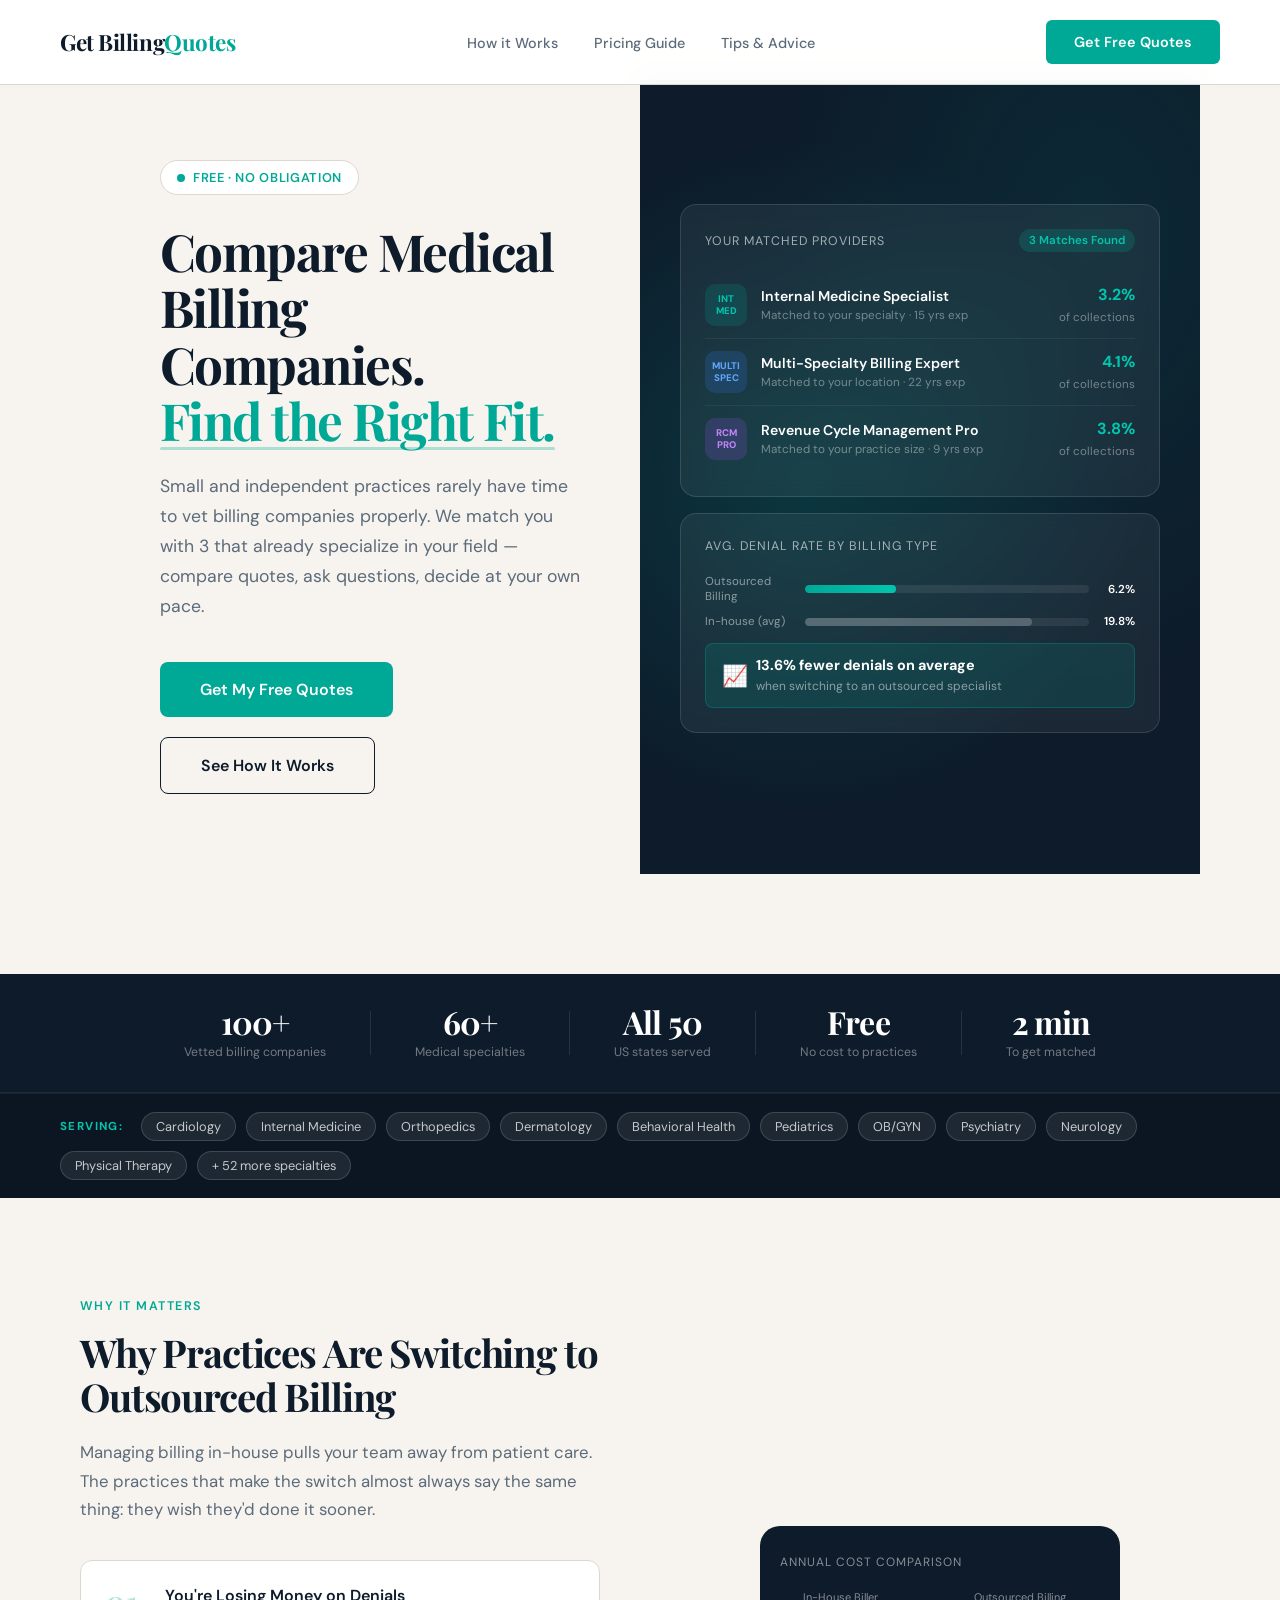
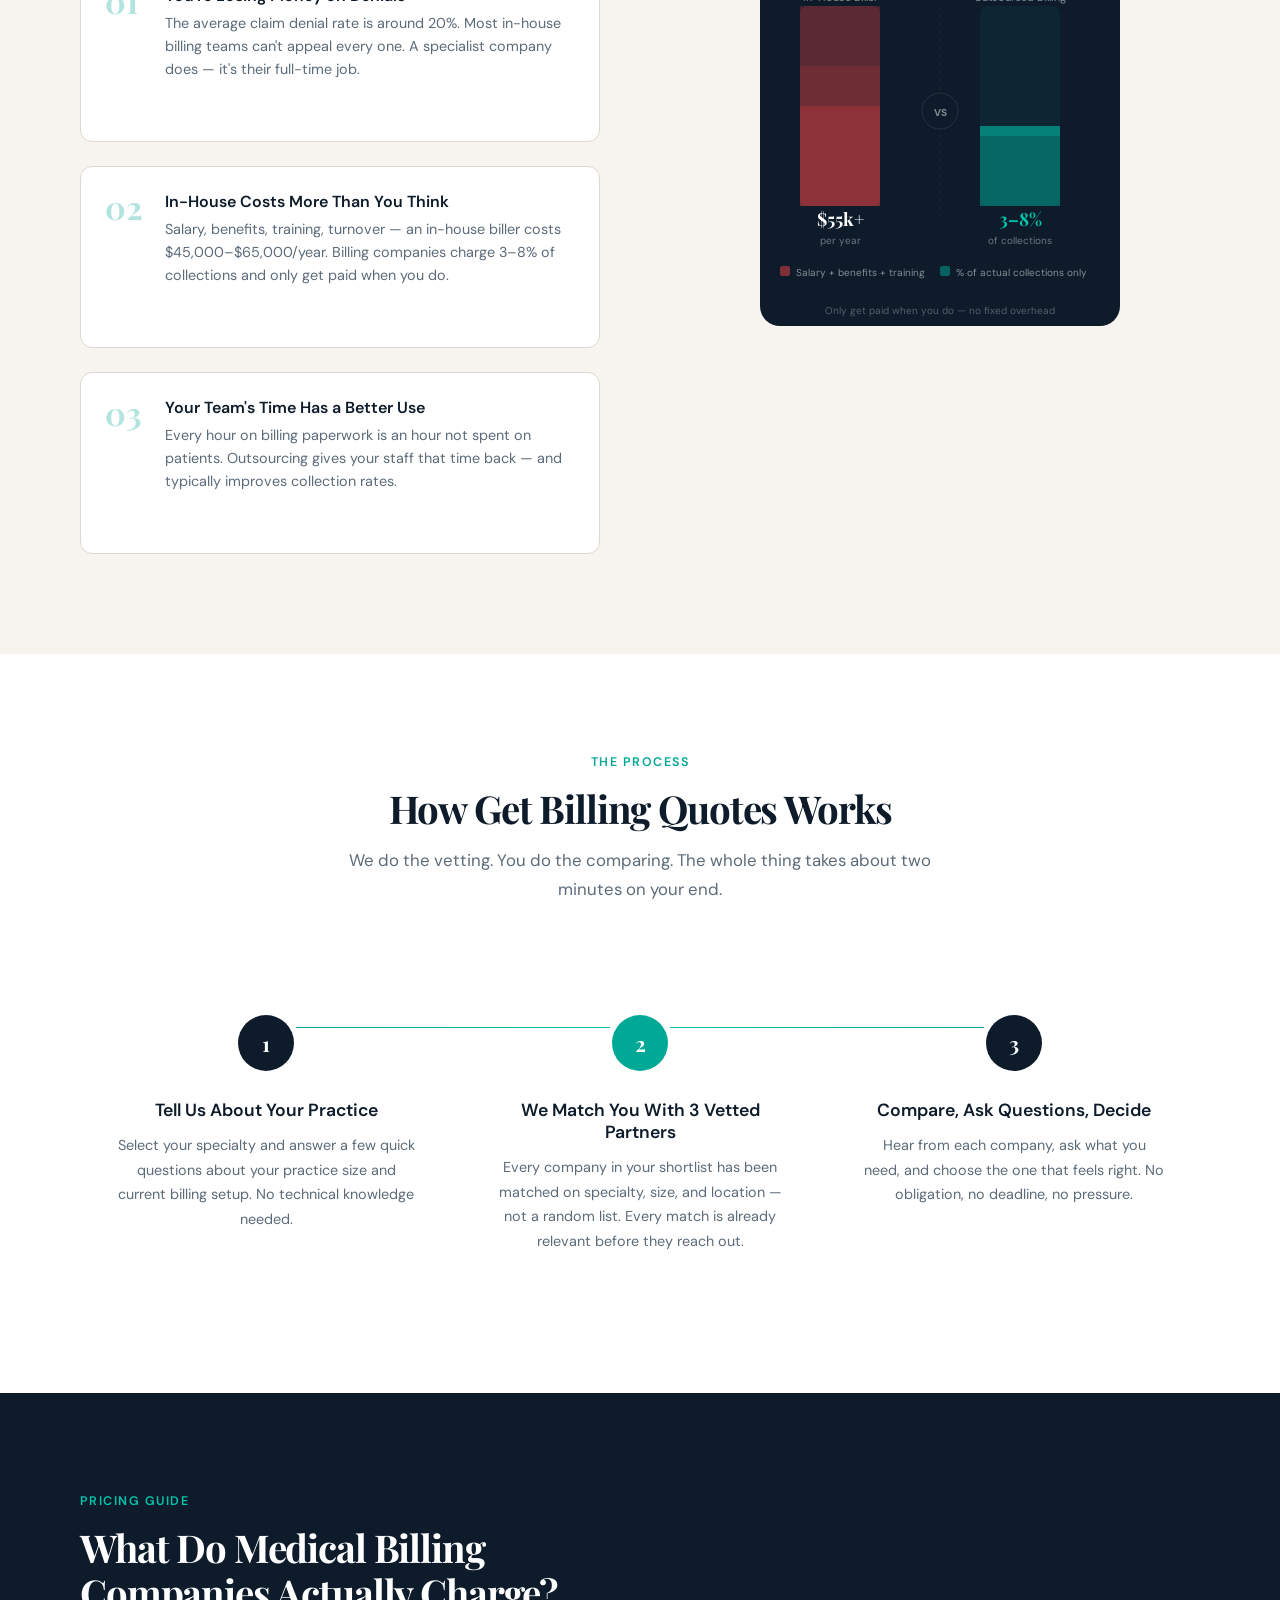
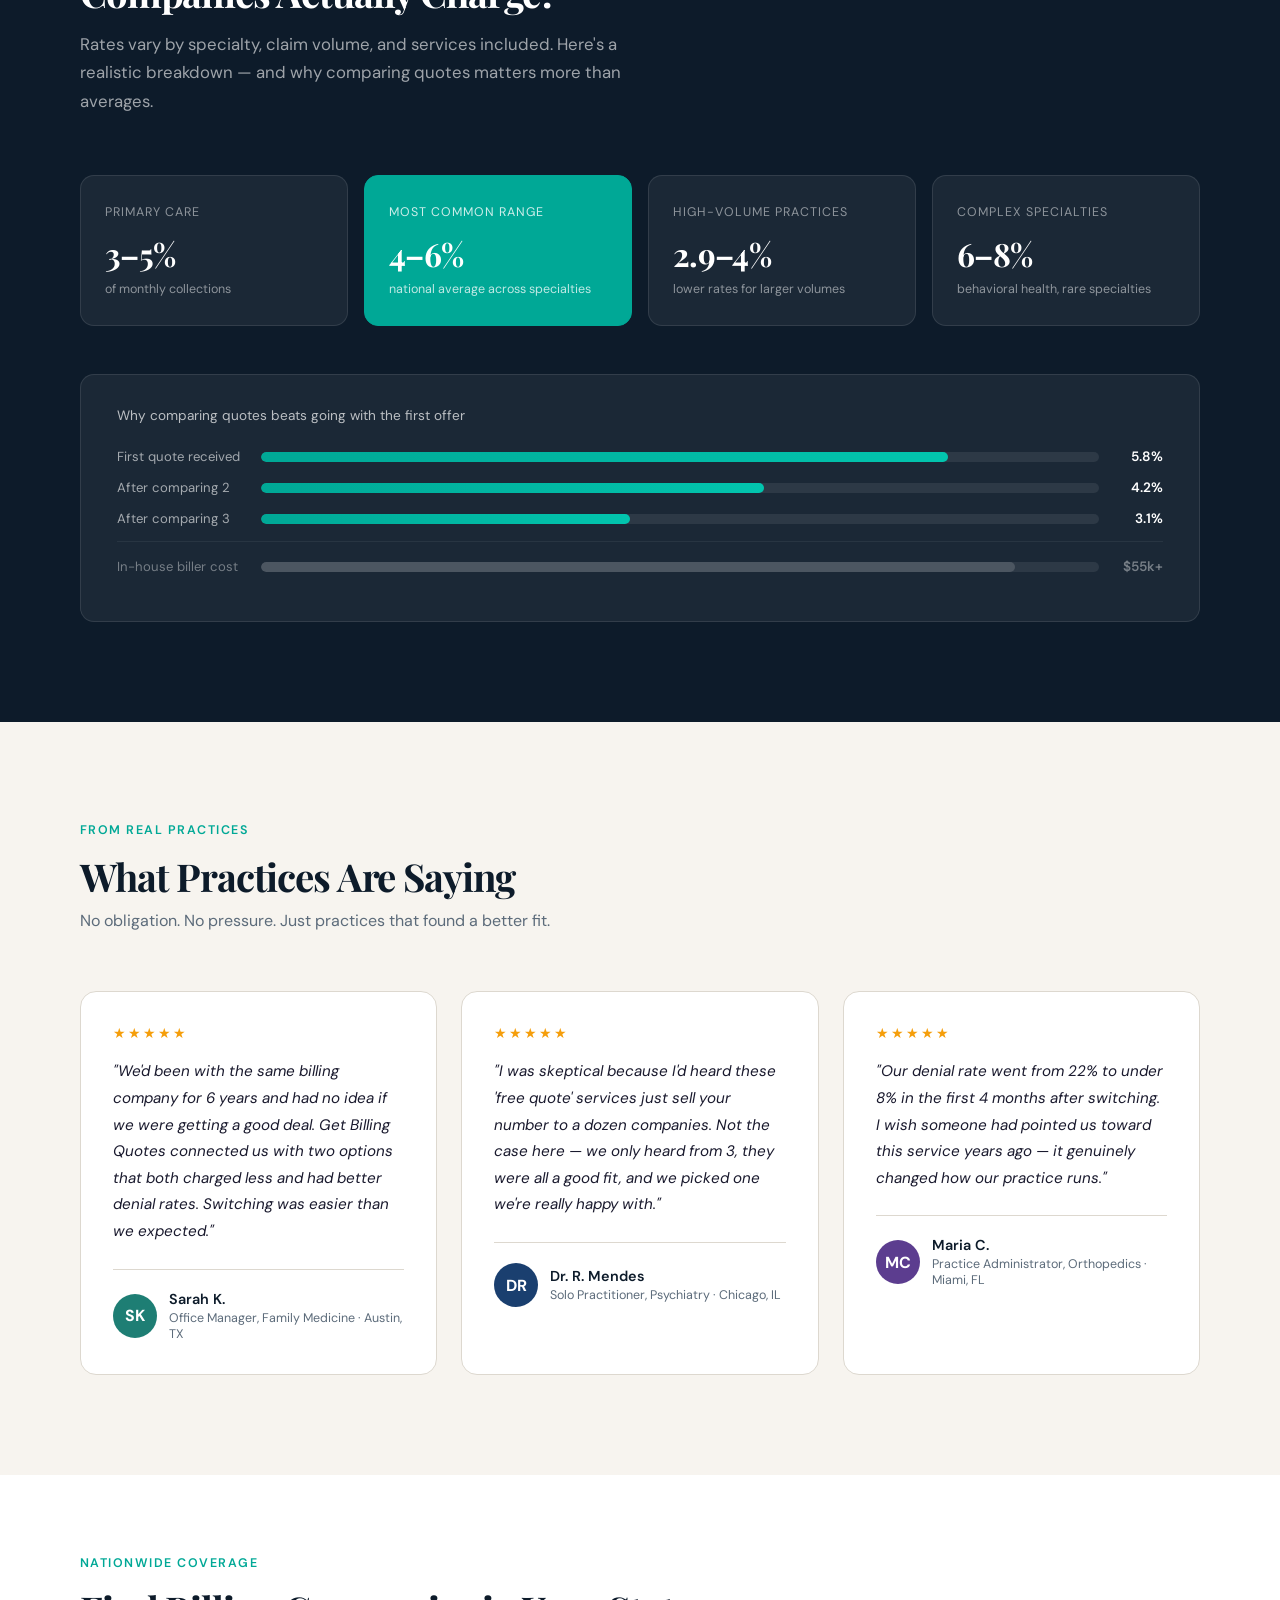
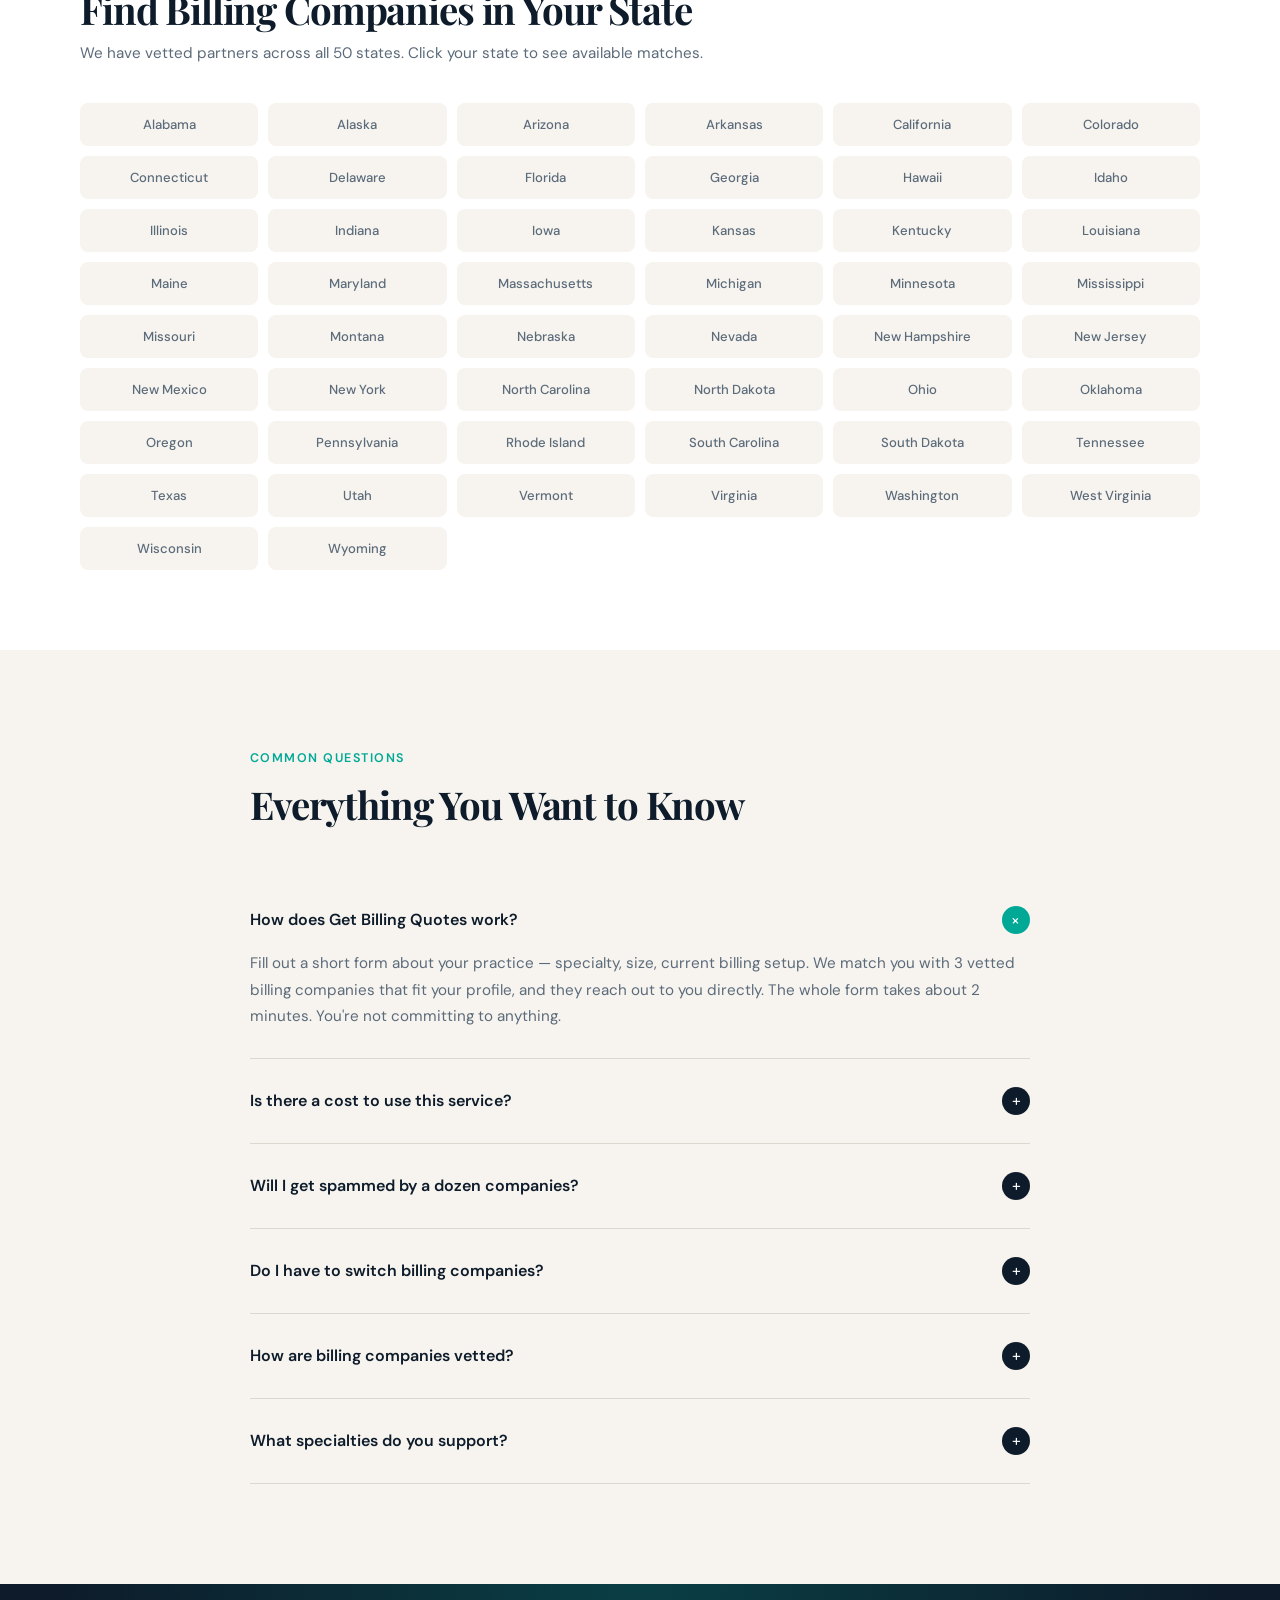
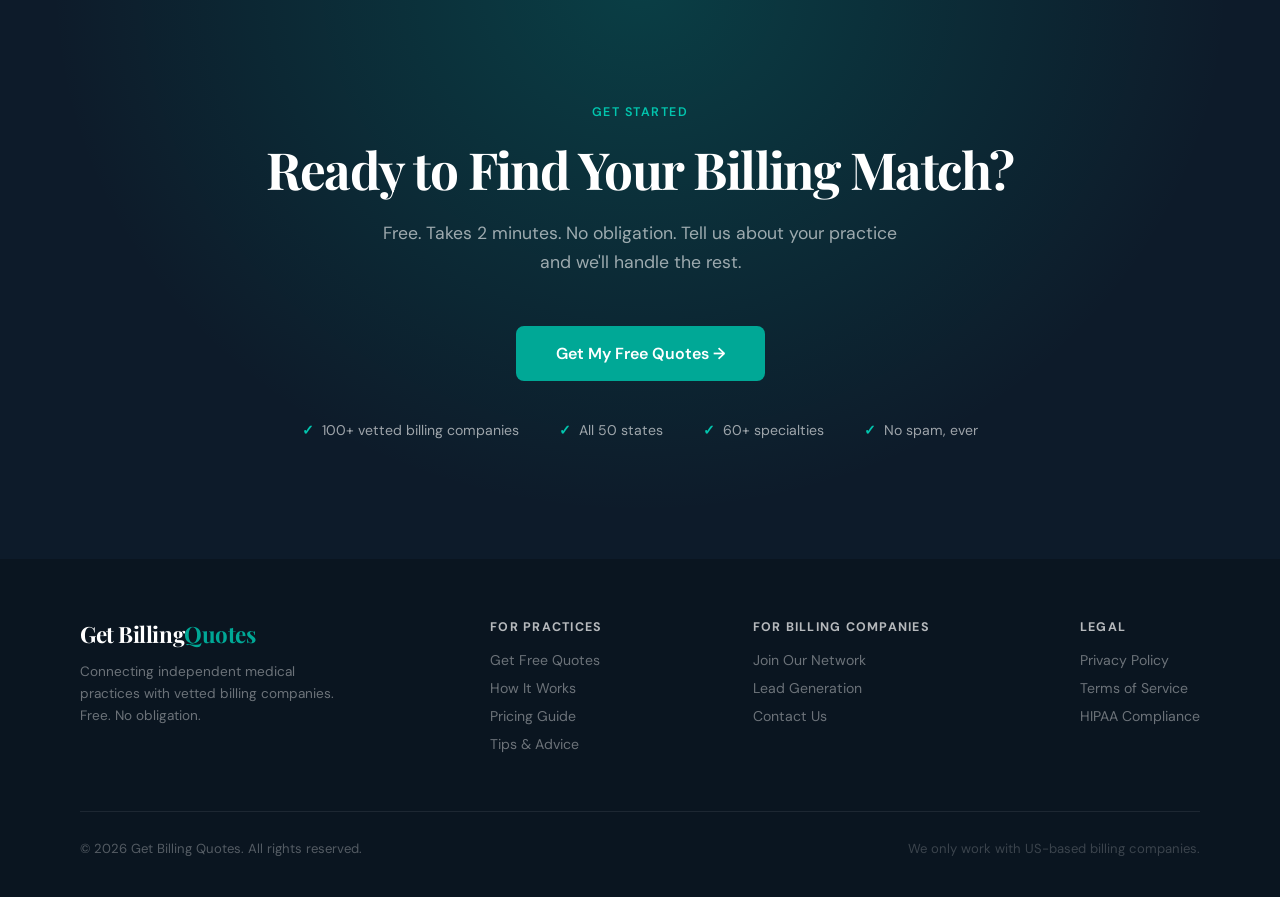
<file: index.html>
<!DOCTYPE html>
<html lang="en">
<head>
<meta charset="UTF-8">
<meta name="viewport" content="width=device-width, initial-scale=1.0">
<title>Get Billing Quotes — Free Medical Billing Comparisons</title>
<link rel="preconnect" href="https://fonts.googleapis.com">
<link href="https://fonts.googleapis.com/css2?family=Playfair+Display:wght@400;600;700&family=DM+Sans:wght@300;400;500;600&display=swap" rel="stylesheet">
<style>
  *, *::before, *::after { box-sizing: border-box; margin: 0; padding: 0; }

  :root {
    --navy: #0d1b2a;
    --teal: #00a896;
    --teal-light: #02c5ae;
    --cream: #f7f4ef;
    --text: #1a1a2e;
    --muted: #5c6b7a;
    --border: #ddd8cf;
    --white: #ffffff;
  }

  html { scroll-behavior: smooth; }
  body { font-family: 'DM Sans', sans-serif; color: var(--text); background: var(--white); overflow-x: hidden; }

  /* NAV */
  nav {
    position: fixed; top: 0; left: 0; right: 0; z-index: 100;
    display: flex; align-items: center; justify-content: space-between;
    padding: 20px 60px;
    background: rgba(255,255,255,0.95);
    backdrop-filter: blur(12px);
    border-bottom: 1px solid var(--border);
  }
  .nav-logo { font-family: 'Playfair Display', serif; font-size: 1.4rem; font-weight: 700; color: var(--navy); text-decoration: none; letter-spacing: -0.02em; }
  .nav-logo span { color: var(--teal); }
  nav ul { list-style: none; display: flex; gap: 36px; }
  nav ul a { text-decoration: none; color: var(--muted); font-size: 0.9rem; font-weight: 500; transition: color 0.2s; }
  nav ul a:hover { color: var(--navy); }

  .btn { display: inline-block; padding: 13px 28px; border-radius: 6px; font-family: 'DM Sans', sans-serif; font-weight: 600; font-size: 0.9rem; cursor: pointer; text-decoration: none; transition: all 0.2s ease; border: none; }
  .btn-primary { background: var(--teal); color: white; }
  .btn-primary:hover { background: var(--teal-light); transform: translateY(-1px); box-shadow: 0 8px 24px rgba(0,168,150,0.3); }
  .btn-outline { background: transparent; color: var(--navy); border: 1.5px solid var(--navy); }
  .btn-outline:hover { background: var(--navy); color: white; }
  .btn-lg { padding: 17px 40px; font-size: 1rem; border-radius: 8px; }

  /* HERO */
  .hero { min-height: 100vh; display: grid; grid-template-columns: 1fr 1fr; padding-top: 80px; background: var(--cream); overflow: hidden; }
  .hero-left { display: flex; flex-direction: column; justify-content: center; padding: 80px 60px 80px 80px; }

  .hero-badge { display: inline-flex; align-items: center; gap: 8px; background: white; border: 1px solid var(--border); border-radius: 100px; padding: 8px 16px; font-size: 0.8rem; font-weight: 600; color: var(--teal); margin-bottom: 28px; width: fit-content; letter-spacing: 0.05em; text-transform: uppercase; }
  .hero-badge::before { content: ''; width: 8px; height: 8px; border-radius: 50%; background: var(--teal); animation: pulse 2s infinite; }
  @keyframes pulse { 0%, 100% { opacity: 1; transform: scale(1); } 50% { opacity: 0.5; transform: scale(0.8); } }

  .hero h1 { font-family: 'Playfair Display', serif; font-size: clamp(2.6rem, 4vw, 3.8rem); font-weight: 700; line-height: 1.1; color: var(--navy); letter-spacing: -0.03em; margin-bottom: 24px; }
  .hero h1 em { font-style: normal; color: var(--teal); position: relative; }
  .hero h1 em::after { content: ''; position: absolute; bottom: 4px; left: 0; right: 0; height: 3px; background: var(--teal); opacity: 0.3; border-radius: 2px; }
  .hero-sub { font-size: 1.1rem; color: var(--muted); line-height: 1.7; margin-bottom: 40px; max-width: 460px; }
  .hero-cta-group { display: flex; align-items: center; gap: 20px; flex-wrap: wrap; }

  /* HERO RIGHT */
  .hero-right { position: relative; display: flex; align-items: center; justify-content: center; padding: 40px; background: var(--navy); overflow: hidden; }
  .hero-right::before { content: ''; position: absolute; inset: 0; background: radial-gradient(ellipse at 30% 50%, rgba(0,168,150,0.2) 0%, transparent 60%), radial-gradient(ellipse at 80% 20%, rgba(0,168,150,0.1) 0%, transparent 50%); }
  .dashboard-mock { position: relative; width: 100%; max-width: 480px; z-index: 1; }
  .dash-card { background: rgba(255,255,255,0.06); border: 1px solid rgba(255,255,255,0.12); border-radius: 16px; padding: 24px; backdrop-filter: blur(8px); margin-bottom: 16px; animation: fadeSlideUp 0.6s ease both; }
  @keyframes fadeSlideUp { from { opacity: 0; transform: translateY(20px); } to { opacity: 1; transform: translateY(0); } }
  .dash-card:nth-child(2) { animation-delay: 0.15s; }
  .dash-header { display: flex; align-items: center; justify-content: space-between; margin-bottom: 20px; }
  .dash-title { color: rgba(255,255,255,0.6); font-size: 0.78rem; text-transform: uppercase; letter-spacing: 0.08em; }
  .dash-badge { font-size: 0.72rem; padding: 4px 10px; border-radius: 20px; background: rgba(0,168,150,0.2); color: var(--teal-light); font-weight: 600; }

  .match-row { display: flex; align-items: center; gap: 14px; padding: 12px 0; border-bottom: 1px solid rgba(255,255,255,0.06); }
  .match-row:last-child { border-bottom: none; }
  .match-avatar { width: 42px; height: 42px; border-radius: 10px; display: flex; align-items: center; justify-content: center; font-size: 0.6rem; font-weight: 800; text-align: center; line-height: 1.3; flex-shrink: 0; }
  .match-info { flex: 1; }
  .match-name { color: white; font-size: 0.88rem; font-weight: 600; }
  .match-spec { color: rgba(255,255,255,0.4); font-size: 0.73rem; margin-top: 2px; }
  .match-rate { text-align: right; }
  .match-rate strong { color: var(--teal-light); font-size: 1rem; display: block; }
  .match-rate span { color: rgba(255,255,255,0.4); font-size: 0.72rem; }

  .mini-chart { margin-top: 4px; }
  .chart-row { display: flex; align-items: center; gap: 10px; margin-bottom: 10px; }
  .chart-label { color: rgba(255,255,255,0.5); font-size: 0.72rem; width: 90px; flex-shrink: 0; }
  .chart-bar-wrap { flex: 1; background: rgba(255,255,255,0.08); border-radius: 4px; height: 8px; overflow: hidden; }
  .chart-bar { height: 100%; border-radius: 4px; background: linear-gradient(90deg, var(--teal), var(--teal-light)); animation: barGrow 1s ease both; transform-origin: left; }
  @keyframes barGrow { from { transform: scaleX(0); } to { transform: scaleX(1); } }
  .chart-val { color: white; font-size: 0.72rem; font-weight: 600; width: 36px; text-align: right; flex-shrink: 0; }

  .savings-pill { display: inline-flex; align-items: center; gap: 8px; background: rgba(0,168,150,0.15); border: 1px solid rgba(0,168,150,0.3); border-radius: 8px; padding: 12px 16px; margin-top: 4px; width: 100%; }
  .savings-icon { font-size: 1.3rem; }
  .savings-text strong { color: white; font-size: 0.9rem; display: block; }
  .savings-text span { color: rgba(255,255,255,0.5); font-size: 0.75rem; }

  /* =====================
     TRUST BAR
     ===================== */
  .trust-bar { background: var(--navy); }
  .trust-bar-inner {
    display: flex; align-items: center; justify-content: center;
    padding: 32px 60px;
    border-bottom: 1px solid rgba(255,255,255,0.07);
    flex-wrap: wrap;
    gap: 0;
  }
  .trust-stat { text-align: center; padding: 0 44px; }
  .trust-stat strong { display: block; font-family: 'Playfair Display', serif; font-size: 2rem; font-weight: 700; color: white; letter-spacing: -0.03em; line-height: 1; }
  .trust-stat span { font-size: 0.77rem; color: rgba(255,255,255,0.42); margin-top: 6px; display: block; white-space: nowrap; }
  .trust-divider { width: 1px; height: 44px; background: rgba(255,255,255,0.1); flex-shrink: 0; }
  .trust-specialties { display: flex; align-items: center; gap: 10px; padding: 18px 60px; flex-wrap: wrap; background: rgba(0,0,0,0.18); border-top: 1px solid rgba(255,255,255,0.06); }
  .trust-spec-label { font-size: 0.72rem; text-transform: uppercase; letter-spacing: 0.12em; color: var(--teal-light); font-weight: 700; margin-right: 8px; white-space: nowrap; }
  .trust-spec-tag { font-size: 0.8rem; padding: 5px 14px; border-radius: 100px; background: rgba(255,255,255,0.08); color: rgba(255,255,255,0.75); border: 1px solid rgba(255,255,255,0.15); white-space: nowrap; cursor: default; transition: all 0.2s; }
  .trust-spec-tag:hover { background: rgba(0,168,150,0.2); border-color: rgba(0,168,150,0.4); color: var(--teal-light); }

  /* SECTIONS */
  section { padding: 100px 80px; }
  .section-label { font-size: 0.78rem; text-transform: uppercase; letter-spacing: 0.12em; color: var(--teal); font-weight: 600; margin-bottom: 16px; }
  h2 { font-family: 'Playfair Display', serif; font-size: clamp(2rem, 3vw, 2.8rem); color: var(--navy); line-height: 1.15; letter-spacing: -0.03em; }

  /* WHY */
  .why-section { background: var(--cream); display: grid; grid-template-columns: 1fr 1fr; gap: 80px; align-items: center; }
  .why-left h2 { margin-bottom: 20px; }
  .why-left p { color: var(--muted); font-size: 1.05rem; line-height: 1.7; margin-bottom: 36px; }
  .reasons { display: flex; flex-direction: column; gap: 24px; }
  .reason { display: flex; gap: 20px; align-items: flex-start; padding: 24px; background: white; border-radius: 12px; border: 1px solid var(--border); transition: all 0.25s ease; }
  .reason:hover { border-color: var(--teal); transform: translateX(4px); box-shadow: 0 4px 24px rgba(0,0,0,0.06); }
  .reason-num { font-family: 'Playfair Display', serif; font-size: 2rem; font-weight: 700; color: var(--teal); opacity: 0.3; line-height: 1; flex-shrink: 0; min-width: 40px; }
  .reason h3 { font-size: 1rem; font-weight: 600; color: var(--navy); margin-bottom: 6px; }
  .reason p { font-size: 0.9rem; color: var(--muted); line-height: 1.6; }
  .why-visual { position: relative; height: 480px; display: flex; align-items: center; justify-content: center; }

  /* HOW IT WORKS */
  .how-section { background: white; }
  .how-header { text-align: center; max-width: 600px; margin: 0 auto 72px; }
  .how-header h2 { margin-bottom: 16px; }
  .how-header p { color: var(--muted); font-size: 1.05rem; line-height: 1.7; }
  .steps { display: grid; grid-template-columns: repeat(3, 1fr); gap: 2px; position: relative; }
  .steps::before { content: ''; position: absolute; top: 52px; left: calc(16.67% + 20px); right: calc(16.67% + 20px); height: 1px; background: linear-gradient(90deg, var(--teal), var(--teal-light), var(--teal)); z-index: 0; }
  .step { padding: 40px 36px; text-align: center; position: relative; z-index: 1; }
  .step-num { width: 56px; height: 56px; border-radius: 50%; background: var(--navy); color: white; font-family: 'Playfair Display', serif; font-size: 1.3rem; font-weight: 700; display: flex; align-items: center; justify-content: center; margin: 0 auto 28px; position: relative; z-index: 2; box-shadow: 0 0 0 6px white; }
  .step:nth-child(2) .step-num { background: var(--teal); }
  .step h3 { font-size: 1.1rem; font-weight: 600; color: var(--navy); margin-bottom: 12px; }
  .step p { font-size: 0.9rem; color: var(--muted); line-height: 1.7; }

  /* PRICING */
  .pricing-section { background: var(--navy); color: white; padding: 100px 80px; }
  .pricing-header { max-width: 600px; margin-bottom: 60px; }
  .pricing-header .section-label { color: var(--teal-light); }
  .pricing-header h2 { color: white; margin-bottom: 16px; }
  .pricing-header p { color: rgba(255,255,255,0.6); font-size: 1.05rem; line-height: 1.7; }
  .pricing-grid { display: grid; grid-template-columns: repeat(4, 1fr); gap: 16px; margin-bottom: 48px; }
  .price-card { background: rgba(255,255,255,0.06); border: 1px solid rgba(255,255,255,0.1); border-radius: 14px; padding: 28px 24px; transition: all 0.25s; }
  .price-card:hover { background: rgba(255,255,255,0.1); border-color: var(--teal); }
  .price-card.featured { background: var(--teal); border-color: var(--teal); }
  .price-specialty { font-size: 0.78rem; text-transform: uppercase; letter-spacing: 0.08em; color: rgba(255,255,255,0.5); margin-bottom: 12px; }
  .price-card.featured .price-specialty { color: rgba(255,255,255,0.8); }
  .price-range { font-family: 'Playfair Display', serif; font-size: 2rem; font-weight: 700; color: white; letter-spacing: -0.02em; }
  .price-note { font-size: 0.78rem; color: rgba(255,255,255,0.5); margin-top: 6px; }
  .price-card.featured .price-note { color: rgba(255,255,255,0.75); }
  .pricing-bar-wrap { background: rgba(255,255,255,0.06); border: 1px solid rgba(255,255,255,0.1); border-radius: 14px; padding: 32px 36px; }
  .pb-title { color: rgba(255,255,255,0.7); font-size: 0.85rem; margin-bottom: 24px; }
  .pb-row { display: flex; align-items: center; gap: 14px; margin-bottom: 14px; }
  .pb-label { color: rgba(255,255,255,0.6); font-size: 0.82rem; width: 130px; flex-shrink: 0; }
  .pb-track { flex: 1; background: rgba(255,255,255,0.08); border-radius: 100px; height: 10px; overflow: hidden; }
  .pb-fill { height: 100%; border-radius: 100px; background: linear-gradient(90deg, var(--teal), var(--teal-light)); animation: barGrow 1.2s ease both; }
  .pb-fill.muted { background: rgba(255,255,255,0.15); }
  .pb-val { color: white; font-weight: 600; font-size: 0.85rem; width: 50px; text-align: right; flex-shrink: 0; }

  /* TESTIMONIALS */
  .testimonials-section { background: var(--cream); padding: 100px 80px; }
  .test-header { margin-bottom: 60px; }
  .test-header h2 { margin-bottom: 12px; }
  .test-grid { display: grid; grid-template-columns: repeat(3, 1fr); gap: 24px; }
  .test-card { background: white; border: 1px solid var(--border); border-radius: 16px; padding: 32px; transition: all 0.25s; }
  .test-card:hover { box-shadow: 0 8px 40px rgba(0,0,0,0.08); transform: translateY(-3px); }
  .test-stars { color: #f59e0b; font-size: 0.9rem; letter-spacing: 2px; margin-bottom: 16px; }
  .test-quote { font-size: 0.95rem; color: var(--text); line-height: 1.75; margin-bottom: 24px; font-style: italic; }
  .test-author { display: flex; align-items: center; gap: 12px; padding-top: 20px; border-top: 1px solid var(--border); }
  .test-avatar { width: 44px; height: 44px; border-radius: 50%; display: flex; align-items: center; justify-content: center; font-weight: 700; font-size: 1rem; color: white; flex-shrink: 0; }
  .test-name { font-weight: 600; font-size: 0.9rem; color: var(--navy); }
  .test-role { font-size: 0.78rem; color: var(--muted); margin-top: 2px; }

  /* STATES */
  .states-section { background: white; padding: 80px; overflow: hidden; }
  .states-header { margin-bottom: 40px; }
  .states-header h2 { margin-bottom: 12px; }
  .states-grid { display: grid; grid-template-columns: repeat(6, 1fr); gap: 10px; width: 100%; }
  .state-pill { text-align: center; padding: 12px 8px; border-radius: 8px; background: var(--cream); font-size: 0.82rem; font-weight: 500; color: var(--muted); cursor: pointer; transition: all 0.2s; border: 1px solid transparent; text-decoration: none; display: block; min-width: 0; word-break: break-word; }
  .state-pill:hover { background: white; border-color: var(--teal); color: var(--teal); }

  /* FAQ */
  .faq-section { background: var(--cream); }
  .faq-container { max-width: 780px; margin: 0 auto; }
  .faq-header { margin-bottom: 52px; }
  .faq-item { border-bottom: 1px solid var(--border); padding: 28px 0; }
  .faq-q { display: flex; justify-content: space-between; align-items: center; cursor: pointer; gap: 20px; }
  .faq-q strong { font-size: 1rem; color: var(--navy); font-weight: 600; line-height: 1.4; }
  .faq-icon { width: 28px; height: 28px; border-radius: 50%; background: var(--navy); color: white; display: flex; align-items: center; justify-content: center; font-size: 1rem; flex-shrink: 0; transition: all 0.25s; }
  .faq-item.open .faq-icon { background: var(--teal); transform: rotate(45deg); }
  .faq-a { max-height: 0; overflow: hidden; transition: max-height 0.35s ease, padding 0.35s; }
  .faq-item.open .faq-a { max-height: 200px; padding-top: 16px; }
  .faq-a p { color: var(--muted); font-size: 0.95rem; line-height: 1.75; }

  /* CTA */
  .cta-section { background: var(--navy); padding: 120px 80px; text-align: center; position: relative; overflow: hidden; }
  .cta-section::before { content: ''; position: absolute; inset: 0; background: radial-gradient(ellipse at 50% 0%, rgba(0,168,150,0.25) 0%, transparent 65%); }
  .cta-section > * { position: relative; z-index: 1; }
  .cta-section .section-label { color: var(--teal-light); margin-bottom: 20px; }
  .cta-section h2 { color: white; font-size: clamp(2.2rem, 4vw, 3.4rem); margin-bottom: 20px; }
  .cta-section p { color: rgba(255,255,255,0.6); font-size: 1.1rem; max-width: 520px; margin: 0 auto 48px; line-height: 1.7; }
  .cta-perks { display: flex; justify-content: center; gap: 40px; flex-wrap: wrap; margin-top: 40px; }
  .cta-perk { display: flex; align-items: center; gap: 8px; color: rgba(255,255,255,0.6); font-size: 0.88rem; }
  .cta-perk::before { content: '✓'; color: var(--teal-light); font-weight: 700; }

  /* FOOTER */
  footer { background: #0a1520; padding: 60px 80px 40px; }
  .footer-top { display: flex; justify-content: space-between; align-items: flex-start; padding-bottom: 48px; border-bottom: 1px solid rgba(255,255,255,0.08); gap: 40px; flex-wrap: wrap; }
  .footer-brand p { color: rgba(255,255,255,0.4); font-size: 0.85rem; margin-top: 12px; max-width: 260px; line-height: 1.6; }
  .footer-links-group h4 { color: rgba(255,255,255,0.7); font-size: 0.78rem; text-transform: uppercase; letter-spacing: 0.1em; margin-bottom: 16px; }
  .footer-links-group a { display: block; color: rgba(255,255,255,0.4); text-decoration: none; font-size: 0.88rem; margin-bottom: 10px; transition: color 0.2s; }
  .footer-links-group a:hover { color: var(--teal-light); }
  .footer-bottom { padding-top: 28px; display: flex; justify-content: space-between; align-items: center; flex-wrap: wrap; gap: 12px; }
  .footer-bottom p { color: rgba(255,255,255,0.3); font-size: 0.82rem; }

  /* HAMBURGER */
  .nav-hamburger { display: none !important; flex-direction: column; gap: 5px; cursor: pointer; padding: 4px; background: none; border: none; }
  .nav-hamburger span { display: block; width: 24px; height: 2px; background: var(--navy); border-radius: 2px; transition: all 0.3s; }
  .nav-hamburger.open span:nth-child(1) { transform: translateY(7px) rotate(45deg); }
  .nav-hamburger.open span:nth-child(2) { opacity: 0; }
  .nav-hamburger.open span:nth-child(3) { transform: translateY(-7px) rotate(-45deg); }

  .mobile-menu {
    display: none;
    position: fixed; top: 57px; left: 0; right: 0; z-index: 99;
    background: white;
    border-bottom: 1px solid var(--border);
    padding: 20px 24px 28px;
    flex-direction: column;
    gap: 4px;
    box-shadow: 0 8px 24px rgba(0,0,0,0.08);
  }
  .mobile-menu.open { display: flex; }
  .mobile-menu a { color: var(--navy); text-decoration: none; font-size: 1rem; font-weight: 500; padding: 12px 0; border-bottom: 1px solid var(--border); }
  .mobile-menu a:last-child { border-bottom: none; margin-top: 8px; }
  .mobile-menu .btn-primary { text-align: center; border-radius: 6px; padding: 14px; }

  @media (max-width: 1024px) {
    nav ul { display: none !important; }
    nav > a.btn { display: none !important; }
    .nav-hamburger { display: flex !important; }
    nav { padding: 16px 24px; }
    section { padding: 80px 40px; }
    .hero { grid-template-columns: 1fr; }
    .hero-left { padding: 80px 24px 48px; }
    .hero h1 { font-size: clamp(2rem, 7vw, 2.8rem); margin-bottom: 16px; }
    .hero-sub { font-size: 1rem; margin-bottom: 28px; }
    .hero-cta-group { flex-direction: column; align-items: stretch; gap: 12px; }
    .hero-cta-group .btn { text-align: center; }
    .hero-right { display: none; }
    .why-section { grid-template-columns: 1fr; gap: 40px; }
    .why-visual { display: none; }
    .steps { grid-template-columns: 1fr; }
    .steps::before { display: none; }
    .pricing-grid { grid-template-columns: repeat(2, 1fr); }
    .test-grid { grid-template-columns: 1fr; }
    .states-grid { grid-template-columns: repeat(3, 1fr); }
    .states-section { padding: 60px 24px; }
    .trust-bar-inner { padding: 20px 24px; flex-wrap: wrap; gap: 0; }
    .trust-stat { padding: 10px 16px; flex: 1 1 40%; }
    .trust-stat strong { font-size: 1.5rem; }
    .trust-stat span { font-size: 0.7rem; }
    .trust-divider { display: none; }
    .trust-specialties { padding: 12px 24px; gap: 8px; }
    .trust-spec-tag { font-size: 0.75rem; padding: 4px 10px; }
    .cta-section { padding: 80px 40px; }
    footer { padding: 48px 40px 32px; }
  }
</style>
</head>
<body>

<!-- NAV -->
<nav>
  <a href="#" class="nav-logo">Get Billing<span>Quotes</span></a>
  <ul>
    <li><a href="#how">How it Works</a></li>
    <li><a href="#pricing">Pricing Guide</a></li>
    <li><a href="blog.html">Tips &amp; Advice</a></li>
  </ul>
  <a href="quote.html" class="btn btn-primary">Get Free Quotes</a>
  <button class="nav-hamburger" onclick="toggleMenu(this)" aria-label="Menu">
    <span></span><span></span><span></span>
  </button>
</nav>
<div class="mobile-menu" id="mobileMenu">
  <a href="#how">How it Works</a>
  <a href="#pricing">Pricing Guide</a>
  <a href="blog.html">Tips &amp; Advice</a>
  <a href="quote.html" class="btn btn-primary">Get Free Quotes</a>
</div>

<!-- HERO -->
<section class="hero">
  <div class="hero-left">
    <div class="hero-badge">Free · No Obligation</div>
    <h1>Compare Medical Billing Companies.<br><em>Find the Right Fit.</em></h1>
    <p class="hero-sub">Small and independent practices rarely have time to vet billing companies properly. We match you with 3 that already specialize in your field — compare quotes, ask questions, decide at your own pace.</p>
    <div class="hero-cta-group">
      <a href="quote.html" class="btn btn-primary btn-lg">Get My Free Quotes</a>
      <a href="#how" class="btn btn-outline btn-lg">See How It Works</a>
    </div>
  </div>

  <div class="hero-right">
    <div class="dashboard-mock">
      <div class="dash-card">
        <div class="dash-header">
          <span class="dash-title">Your Matched Providers</span>
          <span class="dash-badge">3 Matches Found</span>
        </div>
        <div class="match-row">
          <div class="match-avatar" style="background: rgba(0,168,150,0.18); color: #02c5ae;">INT<br>MED</div>
          <div class="match-info">
            <div class="match-name">Internal Medicine Specialist</div>
            <div class="match-spec">Matched to your specialty · 15 yrs exp</div>
          </div>
          <div class="match-rate"><strong>3.2%</strong><span>of collections</span></div>
        </div>
        <div class="match-row">
          <div class="match-avatar" style="background: rgba(59,130,246,0.18); color: #60a5fa;">MULTI<br>SPEC</div>
          <div class="match-info">
            <div class="match-name">Multi-Specialty Billing Expert</div>
            <div class="match-spec">Matched to your location · 22 yrs exp</div>
          </div>
          <div class="match-rate"><strong>4.1%</strong><span>of collections</span></div>
        </div>
        <div class="match-row">
          <div class="match-avatar" style="background: rgba(168,85,247,0.18); color: #c084fc;">RCM<br>PRO</div>
          <div class="match-info">
            <div class="match-name">Revenue Cycle Management Pro</div>
            <div class="match-spec">Matched to your practice size · 9 yrs exp</div>
          </div>
          <div class="match-rate"><strong>3.8%</strong><span>of collections</span></div>
        </div>
      </div>
      <div class="dash-card">
        <div class="dash-header">
          <span class="dash-title">Avg. Denial Rate by Billing Type</span>
        </div>
        <div class="mini-chart">
          <div class="chart-row">
            <span class="chart-label">Outsourced Billing</span>
            <div class="chart-bar-wrap"><div class="chart-bar" style="width:32%;"></div></div>
            <span class="chart-val">6.2%</span>
          </div>
          <div class="chart-row">
            <span class="chart-label">In-house (avg)</span>
            <div class="chart-bar-wrap"><div class="chart-bar" style="width:80%; background: rgba(255,255,255,0.2);"></div></div>
            <span class="chart-val">19.8%</span>
          </div>
        </div>
        <div class="savings-pill">
          <span class="savings-icon">📈</span>
          <div class="savings-text">
            <strong>13.6% fewer denials on average</strong>
            <span>when switching to an outsourced specialist</span>
          </div>
        </div>
      </div>
    </div>
  </div>
</section>

<!-- TRUST BAR -->
<div class="trust-bar">
  <div class="trust-bar-inner">
    <div class="trust-stat">
      <strong>100+</strong>
      <span>Vetted billing companies</span>
    </div>
    <div class="trust-divider"></div>
    <div class="trust-stat">
      <strong>60+</strong>
      <span>Medical specialties</span>
    </div>
    <div class="trust-divider"></div>
    <div class="trust-stat">
      <strong>All 50</strong>
      <span>US states served</span>
    </div>
    <div class="trust-divider"></div>
    <div class="trust-stat">
      <strong>Free</strong>
      <span>No cost to practices</span>
    </div>
    <div class="trust-divider"></div>
    <div class="trust-stat">
      <strong>2 min</strong>
      <span>To get matched</span>
    </div>
  </div>
  <div class="trust-specialties">
    <span class="trust-spec-label">Serving:</span>
    <span class="trust-spec-tag">Cardiology</span>
    <span class="trust-spec-tag">Internal Medicine</span>
    <span class="trust-spec-tag">Orthopedics</span>
    <span class="trust-spec-tag">Dermatology</span>
    <span class="trust-spec-tag">Behavioral Health</span>
    <span class="trust-spec-tag">Pediatrics</span>
    <span class="trust-spec-tag">OB/GYN</span>
    <span class="trust-spec-tag">Psychiatry</span>
    <span class="trust-spec-tag">Neurology</span>
    <span class="trust-spec-tag">Physical Therapy</span>
    <span class="trust-spec-tag">+ 52 more specialties</span>
  </div>
</div>

<!-- WHY -->
<section class="why-section" id="why">
  <div class="why-left">
    <div class="section-label">Why It Matters</div>
    <h2>Why Practices Are Switching to Outsourced Billing</h2>
    <p>Managing billing in-house pulls your team away from patient care. The practices that make the switch almost always say the same thing: they wish they'd done it sooner.</p>
    <div class="reasons">
      <div class="reason">
        <div class="reason-num">01</div>
        <div>
          <h3>You're Losing Money on Denials</h3>
          <p>The average claim denial rate is around 20%. Most in-house billing teams can't appeal every one. A specialist company does — it's their full-time job.</p>
        </div>
      </div>
      <div class="reason">
        <div class="reason-num">02</div>
        <div>
          <h3>In-House Costs More Than You Think</h3>
          <p>Salary, benefits, training, turnover — an in-house biller costs $45,000–$65,000/year. Billing companies charge 3–8% of collections and only get paid when you do.</p>
        </div>
      </div>
      <div class="reason">
        <div class="reason-num">03</div>
        <div>
          <h3>Your Team's Time Has a Better Use</h3>
          <p>Every hour on billing paperwork is an hour not spent on patients. Outsourcing gives your staff that time back — and typically improves collection rates.</p>
        </div>
      </div>
    </div>
  </div>
  <div class="why-visual">
    <svg width="400" height="440" viewBox="0 0 400 440" fill="none" xmlns="http://www.w3.org/2000/svg">
      <rect x="20" y="20" width="360" height="400" rx="20" fill="#0d1b2a"/>
      <text x="40" y="60" font-family="DM Sans" font-size="12" fill="rgba(255,255,255,0.5)" letter-spacing="1">ANNUAL COST COMPARISON</text>
      <text x="100" y="95" text-anchor="middle" font-family="DM Sans" font-size="11" fill="rgba(255,255,255,0.5)">In-House Biller</text>
      <rect x="60" y="100" width="80" height="200" rx="8" fill="rgba(239,68,68,0.12)"/>
      <rect x="60" y="200" width="80" height="100" fill="rgba(239,68,68,0.5)"><animate attributeName="height" from="0" to="100" dur="1.2s" fill="freeze" begin="0.2s"/><animate attributeName="y" from="300" to="200" dur="1.2s" fill="freeze" begin="0.2s"/></rect>
      <rect x="60" y="160" width="80" height="40" fill="rgba(239,68,68,0.35)"><animate attributeName="height" from="0" to="40" dur="1s" fill="freeze" begin="0.5s"/><animate attributeName="y" from="200" to="160" dur="1s" fill="freeze" begin="0.5s"/></rect>
      <rect x="60" y="100" width="80" height="60" rx="8 8 0 0" fill="rgba(239,68,68,0.25)"><animate attributeName="height" from="0" to="60" dur="0.8s" fill="freeze" begin="0.8s"/><animate attributeName="y" from="160" to="100" dur="0.8s" fill="freeze" begin="0.8s"/></rect>
      <text x="100" y="320" text-anchor="middle" font-family="Playfair Display" font-size="18" font-weight="700" fill="white">$55k+</text>
      <text x="100" y="338" text-anchor="middle" font-family="DM Sans" font-size="10" fill="rgba(255,255,255,0.4)">per year</text>
      <text x="280" y="95" text-anchor="middle" font-family="DM Sans" font-size="11" fill="rgba(255,255,255,0.5)">Outsourced Billing</text>
      <rect x="240" y="100" width="80" height="200" rx="8" fill="rgba(0,168,150,0.08)"/>
      <rect x="240" y="230" width="80" height="70" fill="rgba(0,168,150,0.5)"><animate attributeName="height" from="0" to="70" dur="1.2s" fill="freeze" begin="0.2s"/><animate attributeName="y" from="300" to="230" dur="1.2s" fill="freeze" begin="0.2s"/></rect>
      <rect x="240" y="220" width="80" height="10" rx="8 8 0 0" fill="rgba(0,168,150,0.7)"><animate attributeName="height" from="0" to="10" dur="0.3s" fill="freeze" begin="1.4s"/><animate attributeName="y" from="230" to="220" dur="0.3s" fill="freeze" begin="1.4s"/></rect>
      <text x="280" y="320" text-anchor="middle" font-family="Playfair Display" font-size="18" font-weight="700" fill="#02c5ae">3–8%</text>
      <text x="280" y="338" text-anchor="middle" font-family="DM Sans" font-size="10" fill="rgba(255,255,255,0.4)">of collections</text>
      <line x1="200" y1="100" x2="200" y2="310" stroke="rgba(255,255,255,0.06)" stroke-width="1" stroke-dasharray="4 4"/>
      <circle cx="200" cy="205" r="18" fill="#0d1b2a" stroke="rgba(255,255,255,0.1)" stroke-width="1"/>
      <text x="200" y="210" text-anchor="middle" font-family="DM Sans" font-size="10" font-weight="700" fill="rgba(255,255,255,0.5)">VS</text>
      <rect x="40" y="360" width="10" height="10" rx="2" fill="rgba(239,68,68,0.5)"/>
      <text x="56" y="370" font-family="DM Sans" font-size="10" fill="rgba(255,255,255,0.5)">Salary + benefits + training</text>
      <rect x="200" y="360" width="10" height="10" rx="2" fill="rgba(0,168,150,0.5)"/>
      <text x="216" y="370" font-family="DM Sans" font-size="10" fill="rgba(255,255,255,0.5)">% of actual collections only</text>
      <text x="200" y="408" text-anchor="middle" font-family="DM Sans" font-size="10" fill="rgba(255,255,255,0.3)">Only get paid when you do — no fixed overhead</text>
    </svg>
  </div>
</section>

<!-- HOW IT WORKS -->
<section class="how-section" id="how">
  <div class="how-header">
    <div class="section-label">The Process</div>
    <h2>How Get Billing Quotes Works</h2>
    <p>We do the vetting. You do the comparing. The whole thing takes about two minutes on your end.</p>
  </div>
  <div class="steps">
    <div class="step">
      <div class="step-num">1</div>
      <h3>Tell Us About Your Practice</h3>
      <p>Select your specialty and answer a few quick questions about your practice size and current billing setup. No technical knowledge needed.</p>
    </div>
    <div class="step">
      <div class="step-num">2</div>
      <h3>We Match You With 3 Vetted Partners</h3>
      <p>Every company in your shortlist has been matched on specialty, size, and location — not a random list. Every match is already relevant before they reach out.</p>
    </div>
    <div class="step">
      <div class="step-num">3</div>
      <h3>Compare, Ask Questions, Decide</h3>
      <p>Hear from each company, ask what you need, and choose the one that feels right. No obligation, no deadline, no pressure.</p>
    </div>
  </div>
</section>

<!-- PRICING -->
<section class="pricing-section" id="pricing">
  <div class="pricing-header">
    <div class="section-label">Pricing Guide</div>
    <h2>What Do Medical Billing Companies Actually Charge?</h2>
    <p>Rates vary by specialty, claim volume, and services included. Here's a realistic breakdown — and why comparing quotes matters more than averages.</p>
  </div>
  <div class="pricing-grid">
    <div class="price-card">
      <div class="price-specialty">Primary Care</div>
      <div class="price-range">3–5%</div>
      <div class="price-note">of monthly collections</div>
    </div>
    <div class="price-card featured">
      <div class="price-specialty">Most Common Range</div>
      <div class="price-range">4–6%</div>
      <div class="price-note">national average across specialties</div>
    </div>
    <div class="price-card">
      <div class="price-specialty">High-Volume Practices</div>
      <div class="price-range">2.9–4%</div>
      <div class="price-note">lower rates for larger volumes</div>
    </div>
    <div class="price-card">
      <div class="price-specialty">Complex Specialties</div>
      <div class="price-range">6–8%</div>
      <div class="price-note">behavioral health, rare specialties</div>
    </div>
  </div>
  <div class="pricing-bar-wrap">
    <div class="pb-title">Why comparing quotes beats going with the first offer</div>
    <div class="pb-row">
      <span class="pb-label">First quote received</span>
      <div class="pb-track"><div class="pb-fill" style="width:82%;"></div></div>
      <span class="pb-val">5.8%</span>
    </div>
    <div class="pb-row">
      <span class="pb-label">After comparing 2</span>
      <div class="pb-track"><div class="pb-fill" style="width:60%;"></div></div>
      <span class="pb-val">4.2%</span>
    </div>
    <div class="pb-row">
      <span class="pb-label">After comparing 3</span>
      <div class="pb-track"><div class="pb-fill" style="width:44%;"></div></div>
      <span class="pb-val">3.1%</span>
    </div>
    <div class="pb-row" style="margin-top:8px; padding-top:16px; border-top: 1px solid rgba(255,255,255,0.06);">
      <span class="pb-label" style="color:rgba(255,255,255,0.4);">In-house biller cost</span>
      <div class="pb-track"><div class="pb-fill muted" style="width:90%;"></div></div>
      <span class="pb-val" style="color:rgba(255,255,255,0.4);">$55k+</span>
    </div>
  </div>
</section>

<!-- TESTIMONIALS -->
<section class="testimonials-section">
  <div class="test-header">
    <div class="section-label">From Real Practices</div>
    <h2>What Practices Are Saying</h2>
    <p style="color: var(--muted); font-size: 1rem; margin-top: 12px;">No obligation. No pressure. Just practices that found a better fit.</p>
  </div>
  <div class="test-grid">
    <div class="test-card">
      <div class="test-stars">★★★★★</div>
      <p class="test-quote">"We'd been with the same billing company for 6 years and had no idea if we were getting a good deal. Get Billing Quotes connected us with two options that both charged less and had better denial rates. Switching was easier than we expected."</p>
      <div class="test-author">
        <div class="test-avatar" style="background: #1e7e74;">SK</div>
        <div><div class="test-name">Sarah K.</div><div class="test-role">Office Manager, Family Medicine · Austin, TX</div></div>
      </div>
    </div>
    <div class="test-card">
      <div class="test-stars">★★★★★</div>
      <p class="test-quote">"I was skeptical because I'd heard these 'free quote' services just sell your number to a dozen companies. Not the case here — we only heard from 3, they were all a good fit, and we picked one we're really happy with."</p>
      <div class="test-author">
        <div class="test-avatar" style="background: #1a3f6f;">DR</div>
        <div><div class="test-name">Dr. R. Mendes</div><div class="test-role">Solo Practitioner, Psychiatry · Chicago, IL</div></div>
      </div>
    </div>
    <div class="test-card">
      <div class="test-stars">★★★★★</div>
      <p class="test-quote">"Our denial rate went from 22% to under 8% in the first 4 months after switching. I wish someone had pointed us toward this service years ago — it genuinely changed how our practice runs."</p>
      <div class="test-author">
        <div class="test-avatar" style="background: #5c3d8f;">MC</div>
        <div><div class="test-name">Maria C.</div><div class="test-role">Practice Administrator, Orthopedics · Miami, FL</div></div>
      </div>
    </div>
  </div>
</section>

<!-- ALL 50 STATES -->
<section class="states-section">
  <div class="states-header">
    <div class="section-label">Nationwide Coverage</div>
    <h2>Find Billing Companies in Your State</h2>
    <p style="color: var(--muted); margin-top: 12px; font-size: 0.95rem;">We have vetted partners across all 50 states. Click your state to see available matches.</p>
  </div>
  <div class="states-grid">
    <a href="#" class="state-pill">Alabama</a>
    <a href="#" class="state-pill">Alaska</a>
    <a href="#" class="state-pill">Arizona</a>
    <a href="#" class="state-pill">Arkansas</a>
    <a href="#" class="state-pill">California</a>
    <a href="#" class="state-pill">Colorado</a>
    <a href="#" class="state-pill">Connecticut</a>
    <a href="#" class="state-pill">Delaware</a>
    <a href="#" class="state-pill">Florida</a>
    <a href="#" class="state-pill">Georgia</a>
    <a href="#" class="state-pill">Hawaii</a>
    <a href="#" class="state-pill">Idaho</a>
    <a href="#" class="state-pill">Illinois</a>
    <a href="#" class="state-pill">Indiana</a>
    <a href="#" class="state-pill">Iowa</a>
    <a href="#" class="state-pill">Kansas</a>
    <a href="#" class="state-pill">Kentucky</a>
    <a href="#" class="state-pill">Louisiana</a>
    <a href="#" class="state-pill">Maine</a>
    <a href="#" class="state-pill">Maryland</a>
    <a href="#" class="state-pill">Massachusetts</a>
    <a href="#" class="state-pill">Michigan</a>
    <a href="#" class="state-pill">Minnesota</a>
    <a href="#" class="state-pill">Mississippi</a>
    <a href="#" class="state-pill">Missouri</a>
    <a href="#" class="state-pill">Montana</a>
    <a href="#" class="state-pill">Nebraska</a>
    <a href="#" class="state-pill">Nevada</a>
    <a href="#" class="state-pill">New Hampshire</a>
    <a href="#" class="state-pill">New Jersey</a>
    <a href="#" class="state-pill">New Mexico</a>
    <a href="#" class="state-pill">New York</a>
    <a href="#" class="state-pill">North Carolina</a>
    <a href="#" class="state-pill">North Dakota</a>
    <a href="#" class="state-pill">Ohio</a>
    <a href="#" class="state-pill">Oklahoma</a>
    <a href="#" class="state-pill">Oregon</a>
    <a href="#" class="state-pill">Pennsylvania</a>
    <a href="#" class="state-pill">Rhode Island</a>
    <a href="#" class="state-pill">South Carolina</a>
    <a href="#" class="state-pill">South Dakota</a>
    <a href="#" class="state-pill">Tennessee</a>
    <a href="#" class="state-pill">Texas</a>
    <a href="#" class="state-pill">Utah</a>
    <a href="#" class="state-pill">Vermont</a>
    <a href="#" class="state-pill">Virginia</a>
    <a href="#" class="state-pill">Washington</a>
    <a href="#" class="state-pill">West Virginia</a>
    <a href="#" class="state-pill">Wisconsin</a>
    <a href="#" class="state-pill">Wyoming</a>
  </div>
</section>

<!-- FAQ -->
<section class="faq-section" id="faq">
  <div class="faq-container">
    <div class="faq-header">
      <div class="section-label">Common Questions</div>
      <h2>Everything You Want to Know</h2>
    </div>
    <div class="faq-item open">
      <div class="faq-q" onclick="toggleFaq(this)"><strong>How does Get Billing Quotes work?</strong><div class="faq-icon">+</div></div>
      <div class="faq-a"><p>Fill out a short form about your practice — specialty, size, current billing setup. We match you with 3 vetted billing companies that fit your profile, and they reach out to you directly. The whole form takes about 2 minutes. You're not committing to anything.</p></div>
    </div>
    <div class="faq-item">
      <div class="faq-q" onclick="toggleFaq(this)"><strong>Is there a cost to use this service?</strong><div class="faq-icon">+</div></div>
      <div class="faq-a"><p>No — it's completely free for practices. The billing companies pay to be part of our vetted network, not you. You'll never receive an invoice or be asked for a credit card.</p></div>
    </div>
    <div class="faq-item">
      <div class="faq-q" onclick="toggleFaq(this)"><strong>Will I get spammed by a dozen companies?</strong><div class="faq-icon">+</div></div>
      <div class="faq-a"><p>No. You'll only hear from the 3 companies we match you with — no more. We don't sell your information or pass it to any third parties outside of your matched providers.</p></div>
    </div>
    <div class="faq-item">
      <div class="faq-q" onclick="toggleFaq(this)"><strong>Do I have to switch billing companies?</strong><div class="faq-icon">+</div></div>
      <div class="faq-a"><p>Not at all. A lot of practices just want to know if they're getting a good deal. Compare the quotes, ask questions, and decide in your own time. No obligation, no pressure.</p></div>
    </div>
    <div class="faq-item">
      <div class="faq-q" onclick="toggleFaq(this)"><strong>How are billing companies vetted?</strong><div class="faq-icon">+</div></div>
      <div class="faq-a"><p>Every company in our network has been verified for specialty experience, US-based operations, HIPAA compliance standards, and track record of performance. We review denial rates, client retention, and billing accuracy before bringing a company onto the platform.</p></div>
    </div>
    <div class="faq-item">
      <div class="faq-q" onclick="toggleFaq(this)"><strong>What specialties do you support?</strong><div class="faq-icon">+</div></div>
      <div class="faq-a"><p>We support 60+ specialties including Internal Medicine, Cardiology, Orthopedics, Dermatology, Behavioral Health, Pediatrics, OB/GYN, Psychiatry, Neurology, Physical Therapy, and many more. Fill out the form and we'll confirm what's available for your field.</p></div>
    </div>
  </div>
</section>

<!-- CTA -->
<section class="cta-section" id="quote">
  <div class="section-label">Get Started</div>
  <h2>Ready to Find Your Billing Match?</h2>
  <p>Free. Takes 2 minutes. No obligation. Tell us about your practice and we'll handle the rest.</p>
  <a href="quote.html" class="btn btn-primary btn-lg">Get My Free Quotes →</a>
  <div class="cta-perks">
    <span class="cta-perk">100+ vetted billing companies</span>
    <span class="cta-perk">All 50 states</span>
    <span class="cta-perk">60+ specialties</span>
    <span class="cta-perk">No spam, ever</span>
  </div>
</section>

<!-- FOOTER -->
<footer>
  <div class="footer-top">
    <div class="footer-brand">
      <a href="#" class="nav-logo" style="color: white;">Get Billing<span style="color: var(--teal)">Quotes</span></a>
      <p>Connecting independent medical practices with vetted billing companies. Free. No obligation.</p>
    </div>
    <div class="footer-links-group">
      <h4>For Practices</h4>
      <a href="quote.html">Get Free Quotes</a>
      <a href="#">How It Works</a>
      <a href="#">Pricing Guide</a>
      <a href="#">Tips & Advice</a>
    </div>
    <div class="footer-links-group">
      <h4>For Billing Companies</h4>
      <a href="#">Join Our Network</a>
      <a href="#">Lead Generation</a>
      <a href="#">Contact Us</a>
    </div>
    <div class="footer-links-group">
      <h4>Legal</h4>
      <a href="#">Privacy Policy</a>
      <a href="#">Terms of Service</a>
      <a href="#">HIPAA Compliance</a>
    </div>
  </div>
  <div class="footer-bottom">
    <p>© 2026 Get Billing Quotes. All rights reserved.</p>
    <p style="color: rgba(255,255,255,0.2);">We only work with US-based billing companies.</p>
  </div>
</footer>

<script>
  function toggleFaq(el) {
    const item = el.parentElement;
    const isOpen = item.classList.contains('open');
    document.querySelectorAll('.faq-item').forEach(i => i.classList.remove('open'));
    if (!isOpen) item.classList.add('open');
  }
  const observer = new IntersectionObserver((entries) => {
    entries.forEach(entry => {
      if (entry.isIntersecting) {
        entry.target.style.opacity = '1';
        entry.target.style.transform = 'translateY(0)';
      }
    });
  }, { threshold: 0.1 });
  document.querySelectorAll('.reason, .step, .test-card, .price-card').forEach(el => {
    el.style.opacity = '0';
    el.style.transform = 'translateY(24px)';
    el.style.transition = 'opacity 0.5s ease, transform 0.5s ease';
    observer.observe(el);
  });
  function toggleMenu(btn) {
    btn.classList.toggle('open');
    document.getElementById('mobileMenu').classList.toggle('open');
  }
</script>
</body>
</html>
</file>
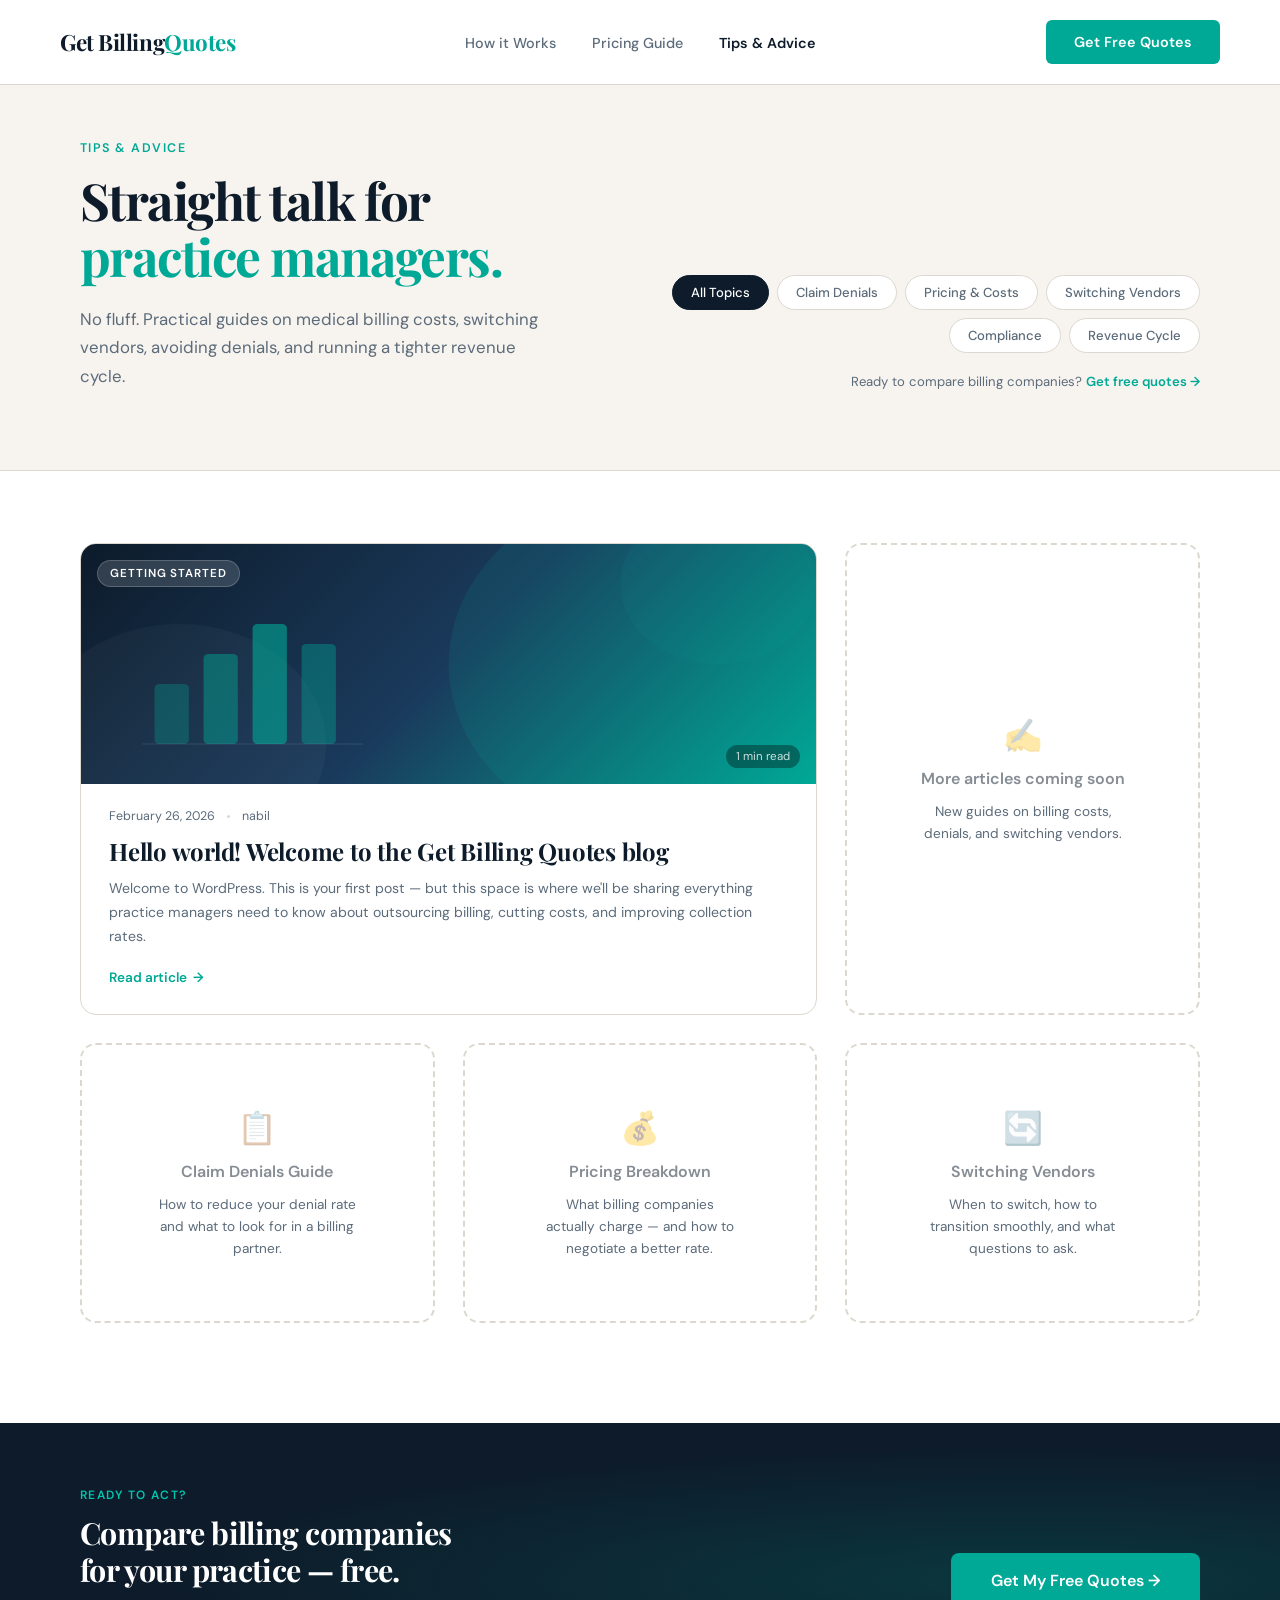
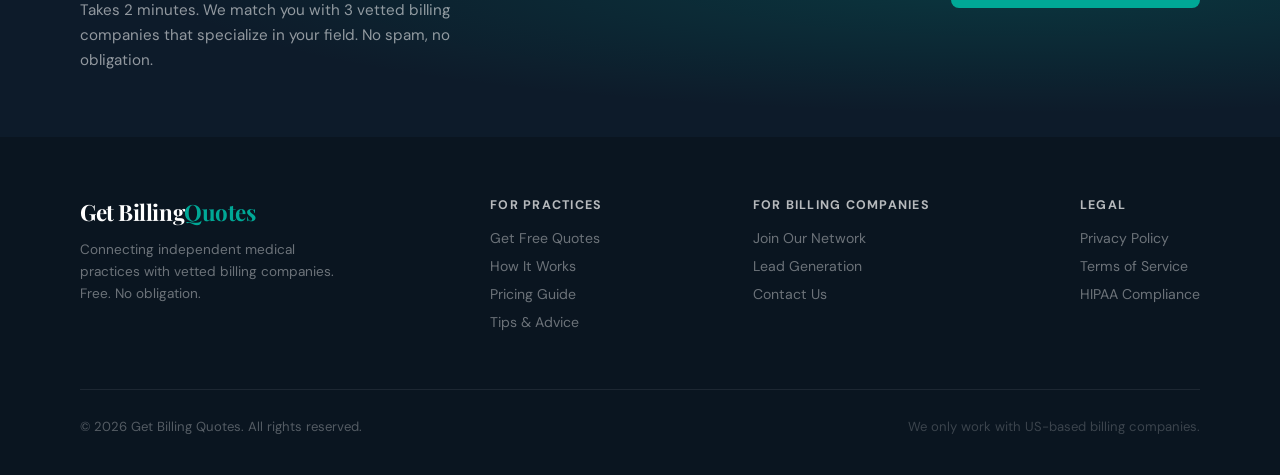
<file: blog.html>
<!DOCTYPE html>
<html lang="en">
<head>
<meta charset="UTF-8">
<meta name="viewport" content="width=device-width, initial-scale=1.0">
<title>Tips & Advice — Get Billing Quotes</title>
<link rel="preconnect" href="https://fonts.googleapis.com">
<link href="https://fonts.googleapis.com/css2?family=Playfair+Display:wght@400;600;700&family=DM+Sans:wght@300;400;500;600&display=swap" rel="stylesheet">
<style>
  *, *::before, *::after { box-sizing: border-box; margin: 0; padding: 0; }

  :root {
    --navy: #0d1b2a;
    --teal: #00a896;
    --teal-light: #02c5ae;
    --cream: #f7f4ef;
    --text: #1a1a2e;
    --muted: #5c6b7a;
    --border: #ddd8cf;
    --white: #ffffff;
  }

  html { scroll-behavior: smooth; }
  body { font-family: 'DM Sans', sans-serif; color: var(--text); background: var(--white); overflow-x: hidden; }

  /* NAV — identical to homepage */
  nav {
    position: fixed; top: 0; left: 0; right: 0; z-index: 100;
    display: flex; align-items: center; justify-content: space-between;
    padding: 20px 60px;
    background: rgba(255,255,255,0.95);
    backdrop-filter: blur(12px);
    border-bottom: 1px solid var(--border);
  }
  .nav-logo { font-family: 'Playfair Display', serif; font-size: 1.4rem; font-weight: 700; color: var(--navy); text-decoration: none; letter-spacing: -0.02em; }
  .nav-logo span { color: var(--teal); }
  nav ul { list-style: none; display: flex; gap: 36px; }
  nav ul a { text-decoration: none; color: var(--muted); font-size: 0.9rem; font-weight: 500; transition: color 0.2s; }
  nav ul a:hover { color: var(--navy); }
  nav ul a.active { color: var(--navy); font-weight: 600; }
  .btn { display: inline-block; padding: 13px 28px; border-radius: 6px; font-family: 'DM Sans', sans-serif; font-weight: 600; font-size: 0.9rem; cursor: pointer; text-decoration: none; transition: all 0.2s ease; border: none; }
  .btn-primary { background: var(--teal); color: white; }
  .btn-primary:hover { background: var(--teal-light); transform: translateY(-1px); box-shadow: 0 8px 24px rgba(0,168,150,0.3); }

  /* PAGE HEADER */
  .page-header {
    padding: 140px 80px 80px;
    background: var(--cream);
    border-bottom: 1px solid var(--border);
    display: grid;
    grid-template-columns: 1fr 1fr;
    gap: 60px;
    align-items: end;
  }

  .page-header-left .section-label {
    font-size: 0.78rem;
    text-transform: uppercase;
    letter-spacing: 0.12em;
    color: var(--teal);
    font-weight: 600;
    margin-bottom: 16px;
  }

  .page-header-left h1 {
    font-family: 'Playfair Display', serif;
    font-size: clamp(2.4rem, 4vw, 3.4rem);
    font-weight: 700;
    color: var(--navy);
    line-height: 1.1;
    letter-spacing: -0.03em;
    margin-bottom: 20px;
  }
  .page-header-left h1 em { font-style: normal; color: var(--teal); }

  .page-header-left p {
    color: var(--muted);
    font-size: 1.05rem;
    line-height: 1.7;
    max-width: 480px;
  }

  .page-header-right {
    display: flex;
    flex-direction: column;
    align-items: flex-end;
    gap: 20px;
  }

  /* Topic filter pills */
  .topic-filters {
    display: flex;
    flex-wrap: wrap;
    gap: 8px;
    justify-content: flex-end;
  }
  .topic-pill {
    padding: 8px 18px;
    border-radius: 100px;
    font-size: 0.82rem;
    font-weight: 500;
    cursor: pointer;
    transition: all 0.2s;
    border: 1.5px solid var(--border);
    background: white;
    color: var(--muted);
    text-decoration: none;
  }
  .topic-pill:hover, .topic-pill.active {
    background: var(--navy);
    border-color: var(--navy);
    color: white;
  }
  .topic-pill.active { background: var(--navy); }

  .header-cta-note {
    font-size: 0.82rem;
    color: var(--muted);
    text-align: right;
  }
  .header-cta-note a { color: var(--teal); text-decoration: none; font-weight: 600; }
  .header-cta-note a:hover { text-decoration: underline; }

  /* BLOG GRID */
  .blog-section {
    padding: 72px 80px 100px;
    background: white;
  }

  .blog-grid {
    display: grid;
    grid-template-columns: repeat(3, 1fr);
    gap: 28px;
  }

  /* FEATURED — first card spans 2 cols */
  .blog-card-featured {
    grid-column: span 2;
  }

  .blog-card {
    background: white;
    border: 1px solid var(--border);
    border-radius: 16px;
    overflow: hidden;
    transition: all 0.25s ease;
    text-decoration: none;
    color: inherit;
    display: flex;
    flex-direction: column;
  }
  .blog-card:hover { box-shadow: 0 12px 48px rgba(0,0,0,0.09); transform: translateY(-4px); border-color: rgba(0,168,150,0.3); }

  /* Colored banner instead of images */
  .card-banner {
    height: 180px;
    position: relative;
    overflow: hidden;
    flex-shrink: 0;
  }
  .blog-card-featured .card-banner { height: 240px; }

  /* Each category gets its own gradient/pattern */
  .banner-denials {
    background: linear-gradient(135deg, #0d1b2a 0%, #1a3a5c 50%, #00a896 100%);
  }
  .banner-pricing {
    background: linear-gradient(135deg, #1a2d42 0%, #0d4f47 100%);
  }
  .banner-switching {
    background: linear-gradient(135deg, #2d1b4e 0%, #1a3a6b 100%);
  }
  .banner-compliance {
    background: linear-gradient(135deg, #1a2d1a 0%, #0d3b2a 100%);
  }
  .banner-rcm {
    background: linear-gradient(135deg, #2d1a0d 0%, #4a2800 100%);
  }
  .banner-default {
    background: linear-gradient(135deg, #0d1b2a 0%, #1e3a5a 100%);
  }

  /* Decorative SVG shapes inside banners */
  .card-banner svg {
    position: absolute;
    inset: 0;
    width: 100%;
    height: 100%;
  }

  .banner-category-tag {
    position: absolute;
    top: 16px;
    left: 16px;
    background: rgba(255,255,255,0.15);
    backdrop-filter: blur(8px);
    border: 1px solid rgba(255,255,255,0.2);
    color: white;
    font-size: 0.72rem;
    font-weight: 600;
    text-transform: uppercase;
    letter-spacing: 0.08em;
    padding: 5px 12px;
    border-radius: 100px;
  }

  .banner-read-time {
    position: absolute;
    bottom: 16px;
    right: 16px;
    background: rgba(0,0,0,0.35);
    color: rgba(255,255,255,0.8);
    font-size: 0.72rem;
    padding: 4px 10px;
    border-radius: 100px;
  }

  .card-body {
    padding: 24px 28px 28px;
    display: flex;
    flex-direction: column;
    flex: 1;
  }

  .card-meta {
    display: flex;
    align-items: center;
    gap: 12px;
    margin-bottom: 12px;
  }
  .card-date { font-size: 0.78rem; color: var(--muted); }
  .card-dot { width: 3px; height: 3px; border-radius: 50%; background: var(--border); }
  .card-author { font-size: 0.78rem; color: var(--muted); }

  .card-title {
    font-family: 'Playfair Display', serif;
    font-size: 1.15rem;
    font-weight: 700;
    color: var(--navy);
    line-height: 1.3;
    margin-bottom: 10px;
    letter-spacing: -0.01em;
  }
  .blog-card-featured .card-title { font-size: 1.5rem; }

  .card-excerpt {
    font-size: 0.88rem;
    color: var(--muted);
    line-height: 1.7;
    flex: 1;
    margin-bottom: 20px;
  }

  .card-link {
    display: inline-flex;
    align-items: center;
    gap: 6px;
    font-size: 0.85rem;
    font-weight: 600;
    color: var(--teal);
    text-decoration: none;
    transition: gap 0.2s;
  }
  .card-link:hover { gap: 10px; }
  .card-link::after { content: '→'; }

  /* EMPTY STATE — when no more posts */
  .coming-soon-card {
    border: 2px dashed var(--border);
    border-radius: 16px;
    padding: 48px 32px;
    text-align: center;
    display: flex;
    flex-direction: column;
    align-items: center;
    justify-content: center;
    gap: 12px;
    color: var(--muted);
    min-height: 280px;
  }
  .coming-soon-icon { font-size: 2rem; opacity: 0.4; }
  .coming-soon-card h3 { font-size: 1rem; font-weight: 600; color: var(--navy); opacity: 0.5; }
  .coming-soon-card p { font-size: 0.85rem; line-height: 1.6; max-width: 200px; }

  /* CTA STRIP */
  .blog-cta-strip {
    background: var(--navy);
    padding: 64px 80px;
    display: flex;
    align-items: center;
    justify-content: space-between;
    gap: 40px;
    flex-wrap: wrap;
    position: relative;
    overflow: hidden;
  }
  .blog-cta-strip::before {
    content: '';
    position: absolute;
    inset: 0;
    background: radial-gradient(ellipse at 80% 50%, rgba(0,168,150,0.2) 0%, transparent 60%);
  }
  .blog-cta-strip > * { position: relative; z-index: 1; }
  .cta-strip-text .section-label { color: var(--teal-light); margin-bottom: 12px; font-size: 0.75rem; text-transform: uppercase; letter-spacing: 0.12em; font-weight: 600; }
  .cta-strip-text h2 { font-family: 'Playfair Display', serif; font-size: 1.9rem; color: white; letter-spacing: -0.02em; line-height: 1.2; margin-bottom: 10px; }
  .cta-strip-text p { color: rgba(255,255,255,0.55); font-size: 0.95rem; max-width: 420px; line-height: 1.65; }
  .btn-lg { padding: 17px 40px; font-size: 1rem; border-radius: 8px; white-space: nowrap; }

  /* FOOTER — identical to homepage */
  footer { background: #0a1520; padding: 60px 80px 40px; }
  .footer-top { display: flex; justify-content: space-between; align-items: flex-start; padding-bottom: 48px; border-bottom: 1px solid rgba(255,255,255,0.08); gap: 40px; flex-wrap: wrap; }
  .footer-brand p { color: rgba(255,255,255,0.4); font-size: 0.85rem; margin-top: 12px; max-width: 260px; line-height: 1.6; }
  .footer-links-group h4 { color: rgba(255,255,255,0.7); font-size: 0.78rem; text-transform: uppercase; letter-spacing: 0.1em; margin-bottom: 16px; }
  .footer-links-group a { display: block; color: rgba(255,255,255,0.4); text-decoration: none; font-size: 0.88rem; margin-bottom: 10px; transition: color 0.2s; }
  .footer-links-group a:hover { color: var(--teal-light); }
  .footer-bottom { padding-top: 28px; display: flex; justify-content: space-between; align-items: center; flex-wrap: wrap; gap: 12px; }
  .footer-bottom p { color: rgba(255,255,255,0.3); font-size: 0.82rem; }

  
  .nav-hamburger { display: none !important; flex-direction: column; gap: 5px; cursor: pointer; padding: 4px; background: none; border: none; }
  .nav-hamburger span { display: block; width: 24px; height: 2px; background: var(--navy); border-radius: 2px; transition: all 0.3s; }
  .nav-hamburger.open span:nth-child(1) { transform: translateY(7px) rotate(45deg); }
  .nav-hamburger.open span:nth-child(2) { opacity: 0; }
  .nav-hamburger.open span:nth-child(3) { transform: translateY(-7px) rotate(-45deg); }
  .mobile-menu { display: none; position: fixed; top: 57px; left: 0; right: 0; z-index: 99; background: white; border-bottom: 1px solid var(--border); padding: 20px 24px 28px; flex-direction: column; gap: 4px; box-shadow: 0 8px 24px rgba(0,0,0,0.08); }
  .mobile-menu.open { display: flex; }
  .mobile-menu a { color: var(--navy); text-decoration: none; font-size: 1rem; font-weight: 500; padding: 12px 0; border-bottom: 1px solid var(--border); }
  .mobile-menu a:last-child { border-bottom: none; margin-top: 8px; }
  .mobile-menu .btn-primary { text-align: center; border-radius: 6px; padding: 14px; }

  @media (max-width: 1024px) {
    nav ul { display: none !important; }
    nav > a.btn { display: none !important; }
    .nav-hamburger { display: flex !important; }
    nav { padding: 16px 24px; }
    .page-header { padding: 120px 40px 60px; grid-template-columns: 1fr; gap: 36px; }
    .page-header-right { align-items: flex-start; }
    .topic-filters { justify-content: flex-start; }
    .header-cta-note { text-align: left; }
    .blog-section { padding: 56px 40px 80px; }
    .blog-grid { grid-template-columns: 1fr; }
    .blog-card-featured { grid-column: span 1; }
    .blog-cta-strip { padding: 56px 40px; flex-direction: column; align-items: flex-start; }
    footer { padding: 48px 40px 32px; }
  }
</style>
</head>
<body>

<!-- NAV -->
<nav>
  <a href="index.html" class="nav-logo">Get Billing<span>Quotes</span></a>
  <ul>
    <li><a href="index.html#how">How it Works</a></li>
    <li><a href="index.html#pricing">Pricing Guide</a></li>
    <li><a href="#" class="active">Tips & Advice</a></li>
  </ul>
  <a href="quote.html" class="btn btn-primary">Get Free Quotes</a>
  <button class="nav-hamburger" onclick="toggleMenu(this)" aria-label="Menu">
    <span></span><span></span><span></span>
  </button>
</nav>
<div class="mobile-menu" id="mobileMenu">
  <a href="index.html#how">How it Works</a>
  <a href="index.html#pricing">Pricing Guide</a>
  <a href="blog.html">Tips &amp; Advice</a>
  <a href="quote.html" class="btn btn-primary">Get Free Quotes</a>
</div>

<!-- PAGE HEADER -->
<div class="page-header">
  <div class="page-header-left">
    <div class="section-label">Tips & Advice</div>
    <h1>Straight talk for<br><em>practice managers.</em></h1>
    <p>No fluff. Practical guides on medical billing costs, switching vendors, avoiding denials, and running a tighter revenue cycle.</p>
  </div>
  <div class="page-header-right">
    <div class="topic-filters">
      <a href="#" class="topic-pill active">All Topics</a>
      <a href="#" class="topic-pill">Claim Denials</a>
      <a href="#" class="topic-pill">Pricing & Costs</a>
      <a href="#" class="topic-pill">Switching Vendors</a>
      <a href="#" class="topic-pill">Compliance</a>
      <a href="#" class="topic-pill">Revenue Cycle</a>
    </div>
    <p class="header-cta-note">Ready to compare billing companies? <a href="index.html#quote">Get free quotes →</a></p>
  </div>
</div>

<!-- BLOG GRID -->
<section class="blog-section">
  <div class="blog-grid">

    <!-- FEATURED POST (real existing post) -->
    <a href="https://getbillingquotes.com/hello-world/" class="blog-card blog-card-featured">
      <div class="card-banner banner-denials">
        <svg viewBox="0 0 600 240" preserveAspectRatio="none">
          <circle cx="480" cy="120" r="180" fill="rgba(0,168,150,0.12)"/>
          <circle cx="520" cy="40" r="80" fill="rgba(0,168,150,0.08)"/>
          <circle cx="80" cy="200" r="120" fill="rgba(255,255,255,0.03)"/>
          <!-- Bar chart decoration -->
          <rect x="60" y="140" width="28" height="60" rx="4" fill="rgba(0,168,150,0.3)"/>
          <rect x="100" y="110" width="28" height="90" rx="4" fill="rgba(0,168,150,0.45)"/>
          <rect x="140" y="80" width="28" height="120" rx="4" fill="rgba(0,168,150,0.6)"/>
          <rect x="180" y="100" width="28" height="100" rx="4" fill="rgba(0,168,150,0.4)"/>
          <line x1="50" y1="200" x2="230" y2="200" stroke="rgba(255,255,255,0.1)" stroke-width="1"/>
        </svg>
        <span class="banner-category-tag">Getting Started</span>
        <span class="banner-read-time">1 min read</span>
      </div>
      <div class="card-body">
        <div class="card-meta">
          <span class="card-date">February 26, 2026</span>
          <span class="card-dot"></span>
          <span class="card-author">nabil</span>
        </div>
        <div class="card-title">Hello world! Welcome to the Get Billing Quotes blog</div>
        <p class="card-excerpt">Welcome to WordPress. This is your first post — but this space is where we'll be sharing everything practice managers need to know about outsourcing billing, cutting costs, and improving collection rates.</p>
        <span class="card-link">Read article</span>
      </div>
    </a>

    <!-- COMING SOON CARDS — placeholders for future posts -->
    <div class="coming-soon-card">
      <div class="coming-soon-icon">✍️</div>
      <h3>More articles coming soon</h3>
      <p>New guides on billing costs, denials, and switching vendors.</p>
    </div>

    <!-- Row 2 — 3 placeholder cards -->
    <div class="coming-soon-card">
      <div class="coming-soon-icon">📋</div>
      <h3>Claim Denials Guide</h3>
      <p>How to reduce your denial rate and what to look for in a billing partner.</p>
    </div>

    <div class="coming-soon-card">
      <div class="coming-soon-icon">💰</div>
      <h3>Pricing Breakdown</h3>
      <p>What billing companies actually charge — and how to negotiate a better rate.</p>
    </div>

    <div class="coming-soon-card">
      <div class="coming-soon-icon">🔄</div>
      <h3>Switching Vendors</h3>
      <p>When to switch, how to transition smoothly, and what questions to ask.</p>
    </div>

  </div>
</section>

<!-- CTA STRIP -->
<div class="blog-cta-strip">
  <div class="cta-strip-text">
    <div class="section-label">Ready to Act?</div>
    <h2>Compare billing companies<br>for your practice — free.</h2>
    <p>Takes 2 minutes. We match you with 3 vetted billing companies that specialize in your field. No spam, no obligation.</p>
  </div>
  <a href="index.html#quote" class="btn btn-primary btn-lg">Get My Free Quotes →</a>
</div>

<!-- FOOTER -->
<footer>
  <div class="footer-top">
    <div class="footer-brand">
      <a href="index.html" class="nav-logo" style="color: white;">Get Billing<span style="color: var(--teal)">Quotes</span></a>
      <p>Connecting independent medical practices with vetted billing companies. Free. No obligation.</p>
    </div>
    <div class="footer-links-group">
      <h4>For Practices</h4>
      <a href="index.html#quote">Get Free Quotes</a>
      <a href="index.html#how">How It Works</a>
      <a href="index.html#pricing">Pricing Guide</a>
      <a href="#">Tips & Advice</a>
    </div>
    <div class="footer-links-group">
      <h4>For Billing Companies</h4>
      <a href="#">Join Our Network</a>
      <a href="#">Lead Generation</a>
      <a href="#">Contact Us</a>
    </div>
    <div class="footer-links-group">
      <h4>Legal</h4>
      <a href="#">Privacy Policy</a>
      <a href="#">Terms of Service</a>
      <a href="#">HIPAA Compliance</a>
    </div>
  </div>
  <div class="footer-bottom">
    <p>© 2026 Get Billing Quotes. All rights reserved.</p>
    <p style="color: rgba(255,255,255,0.2);">We only work with US-based billing companies.</p>
  </div>
</footer>

<script>
  function toggleMenu(btn) {
    btn.classList.toggle('open');
    document.getElementById('mobileMenu').classList.toggle('open');
  }
</script>
</body>
</html>
</file>
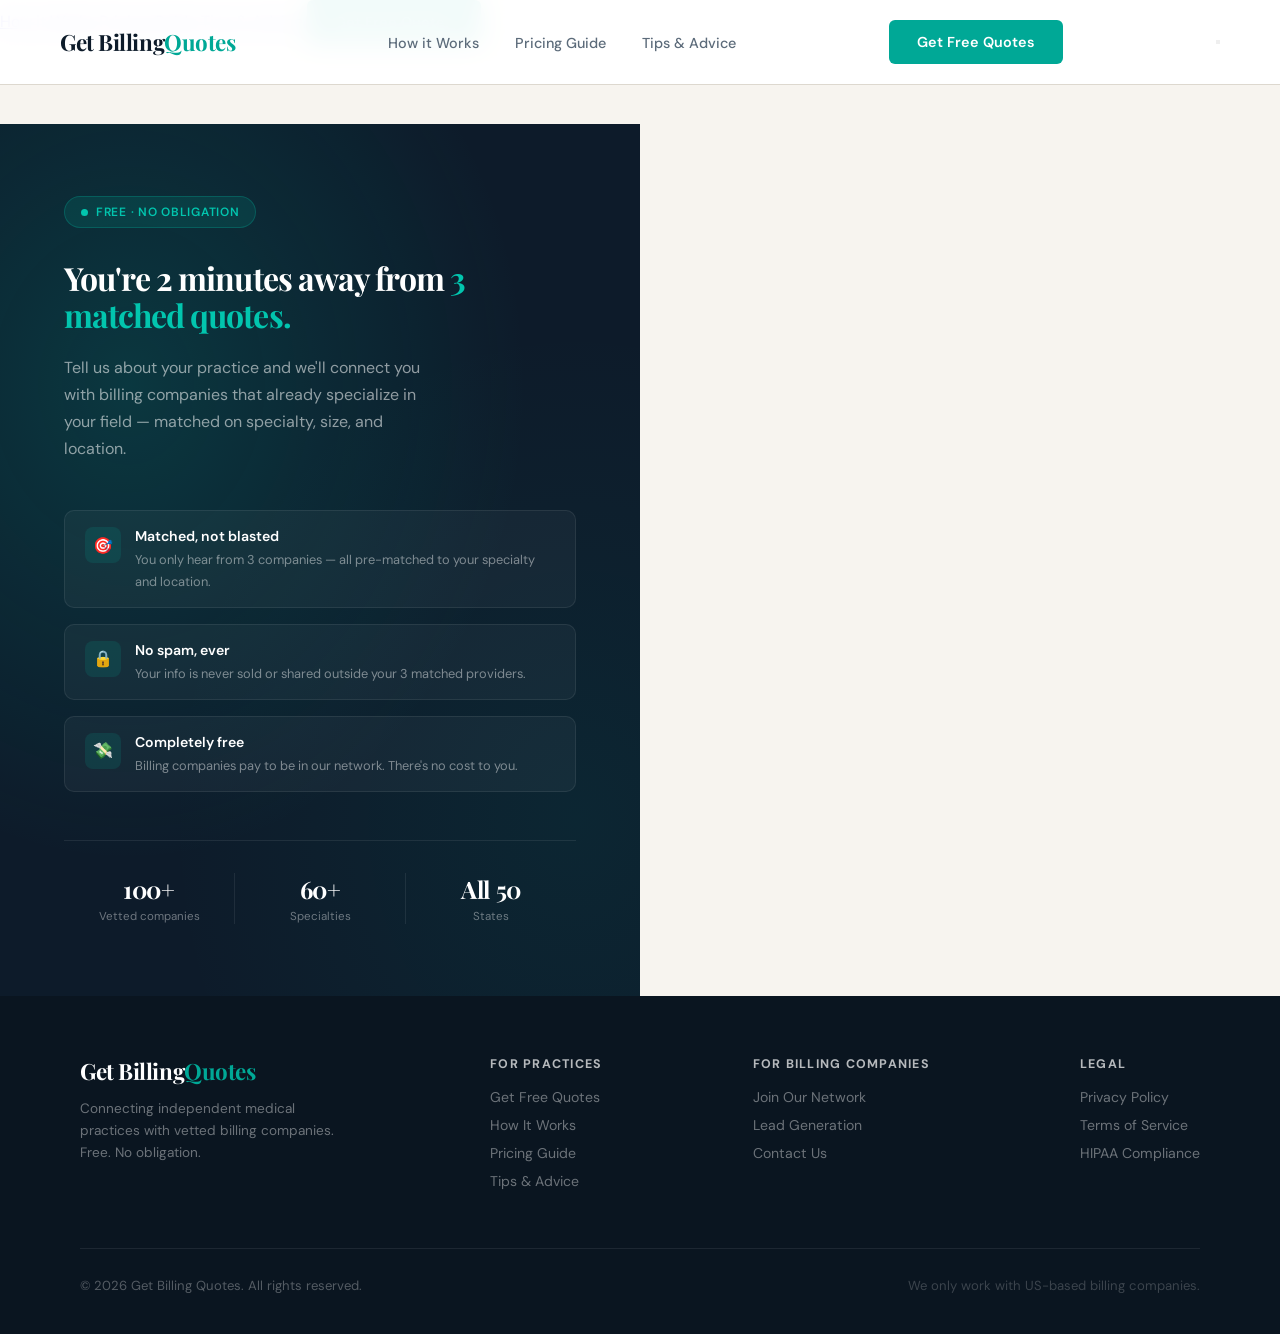
<file: quote.html>
<!DOCTYPE html>
<html lang="en">
<head>
<meta charset="UTF-8">
<meta name="viewport" content="width=device-width, initial-scale=1.0">
<title>Get Your Free Billing Quotes — Get Billing Quotes</title>
<link rel="preconnect" href="https://fonts.googleapis.com">
<link href="https://fonts.googleapis.com/css2?family=Playfair+Display:wght@400;600;700&family=DM+Sans:wght@300;400;500;600&display=swap" rel="stylesheet">
<style>
  *, *::before, *::after { box-sizing: border-box; margin: 0; padding: 0; }

  :root {
    --navy: #0d1b2a;
    --teal: #00a896;
    --teal-light: #02c5ae;
    --cream: #f7f4ef;
    --text: #1a1a2e;
    --muted: #5c6b7a;
    --border: #ddd8cf;
    --white: #ffffff;
    --error: #e53e3e;
  }

  html { scroll-behavior: smooth; }
  body { font-family: 'DM Sans', sans-serif; color: var(--text); background: var(--cream); overflow-x: hidden; min-height: 100vh; }

  /* NAV */
  nav {
    position: fixed; top: 0; left: 0; right: 0; z-index: 100;
    display: flex; align-items: center; justify-content: space-between;
    padding: 20px 60px;
    background: rgba(255,255,255,0.95);
    backdrop-filter: blur(12px);
    border-bottom: 1px solid var(--border);
  }
  .nav-logo { font-family: 'Playfair Display', serif; font-size: 1.4rem; font-weight: 700; color: var(--navy); text-decoration: none; letter-spacing: -0.02em; }
  .nav-logo span { color: var(--teal); }
  nav ul { list-style: none; display: flex; gap: 36px; }
  nav ul a { text-decoration: none; color: var(--muted); font-size: 0.9rem; font-weight: 500; transition: color 0.2s; }
  nav ul a:hover { color: var(--navy); }
  .btn { display: inline-block; padding: 13px 28px; border-radius: 6px; font-family: 'DM Sans', sans-serif; font-weight: 600; font-size: 0.9rem; cursor: pointer; text-decoration: none; transition: all 0.2s ease; border: none; }
  .btn-primary { background: var(--teal); color: white; }
  .btn-primary:hover { background: var(--teal-light); transform: translateY(-1px); box-shadow: 0 8px 24px rgba(0,168,150,0.3); }

  /* PAGE LAYOUT */
  .page-wrap {
    min-height: 100vh;
    display: grid;
    grid-template-columns: 1fr 1fr;
    padding-top: 80px;
  }

  /* LEFT PANEL — dark, stays fixed visually */
  .left-panel {
    background: var(--navy);
    position: relative;
    overflow: hidden;
    padding: 72px 64px;
    display: flex;
    flex-direction: column;
    justify-content: center;
    min-height: calc(100vh - 80px);
  }
  .left-panel::before {
    content: '';
    position: absolute; inset: 0;
    background: radial-gradient(ellipse at 20% 30%, rgba(0,168,150,0.2) 0%, transparent 55%),
                radial-gradient(ellipse at 90% 80%, rgba(0,168,150,0.08) 0%, transparent 50%);
  }
  .left-panel > * { position: relative; z-index: 1; }

  .left-badge {
    display: inline-flex; align-items: center; gap: 8px;
    background: rgba(0,168,150,0.15);
    border: 1px solid rgba(0,168,150,0.3);
    border-radius: 100px;
    padding: 7px 16px;
    font-size: 0.75rem; font-weight: 600; color: var(--teal-light);
    letter-spacing: 0.06em; text-transform: uppercase;
    margin-bottom: 32px; width: fit-content;
  }
  .left-badge::before { content: ''; width: 7px; height: 7px; border-radius: 50%; background: var(--teal-light); animation: pulse 2s infinite; }
  @keyframes pulse { 0%,100%{opacity:1;transform:scale(1)} 50%{opacity:0.5;transform:scale(0.8)} }

  .left-panel h2 {
    font-family: 'Playfair Display', serif;
    font-size: clamp(1.9rem, 2.5vw, 2.6rem);
    font-weight: 700; color: white;
    line-height: 1.15; letter-spacing: -0.03em;
    margin-bottom: 20px;
  }
  .left-panel h2 em { font-style: normal; color: var(--teal-light); }

  .left-panel > p {
    color: rgba(255,255,255,0.55);
    font-size: 1rem; line-height: 1.7;
    margin-bottom: 48px;
    max-width: 380px;
  }

  /* Trust points */
  .trust-points { display: flex; flex-direction: column; gap: 16px; margin-bottom: 48px; }
  .trust-point {
    display: flex; align-items: flex-start; gap: 14px;
    padding: 16px 20px;
    background: rgba(255,255,255,0.04);
    border: 1px solid rgba(255,255,255,0.08);
    border-radius: 10px;
  }
  .trust-point-icon {
    width: 36px; height: 36px; border-radius: 8px;
    background: rgba(0,168,150,0.15);
    display: flex; align-items: center; justify-content: center;
    font-size: 1rem; flex-shrink: 0;
  }
  .trust-point-text strong { display: block; font-size: 0.88rem; font-weight: 600; color: white; margin-bottom: 3px; }
  .trust-point-text span { font-size: 0.8rem; color: rgba(255,255,255,0.45); line-height: 1.5; }

  /* Mini stats row */
  .left-stats {
    display: flex; gap: 0;
    padding-top: 32px;
    border-top: 1px solid rgba(255,255,255,0.08);
  }
  .left-stat { flex: 1; text-align: center; padding: 0 8px; }
  .left-stat:not(:last-child) { border-right: 1px solid rgba(255,255,255,0.08); }
  .left-stat strong { display: block; font-family: 'Playfair Display', serif; font-size: 1.5rem; font-weight: 700; color: white; letter-spacing: -0.02em; }
  .left-stat span { font-size: 0.72rem; color: rgba(255,255,255,0.4); margin-top: 4px; display: block; }

  /* RIGHT PANEL — form */
  .right-panel {
    background: var(--cream);
    padding: 40px 64px;
    display: flex;
    flex-direction: column;
    justify-content: center;
    min-height: calc(100vh - 80px);
  }

  .tally-frame {
    width: 100%;
    min-height: 600px;
    border: none;
    background: transparent;
  }

  /* PROGRESS BAR */
  .progress-wrap { margin-bottom: 48px; }
  .progress-steps {
    display: flex; align-items: center; gap: 0;
    margin-bottom: 16px;
  }
  .progress-step {
    display: flex; flex-direction: column; align-items: center;
    flex: 1; position: relative; cursor: default;
  }
  .progress-step:not(:last-child)::after {
    content: '';
    position: absolute;
    top: 18px; left: 50%; right: -50%;
    height: 2px;
    background: var(--border);
    z-index: 0;
    transition: background 0.4s;
  }
  .progress-step.done:not(:last-child)::after { background: var(--teal); }

  .step-dot {
    width: 36px; height: 36px; border-radius: 50%;
    display: flex; align-items: center; justify-content: center;
    font-size: 0.8rem; font-weight: 700;
    border: 2px solid var(--border);
    background: white;
    color: var(--muted);
    position: relative; z-index: 1;
    transition: all 0.3s ease;
  }
  .progress-step.active .step-dot { border-color: var(--teal); background: var(--teal); color: white; box-shadow: 0 0 0 4px rgba(0,168,150,0.15); }
  .progress-step.done .step-dot { border-color: var(--teal); background: var(--teal); color: white; }
  .progress-step.done .step-dot::after { content: '✓'; font-size: 0.85rem; }
  .progress-step.done .step-dot span { display: none; }

  .step-label { font-size: 0.72rem; color: var(--muted); margin-top: 8px; font-weight: 500; text-align: center; white-space: nowrap; }
  .progress-step.active .step-label { color: var(--teal); font-weight: 600; }
  .progress-step.done .step-label { color: var(--navy); }

  /* Progress bar track */
  .progress-track { height: 3px; background: var(--border); border-radius: 100px; overflow: hidden; }
  .progress-fill { height: 100%; background: linear-gradient(90deg, var(--teal), var(--teal-light)); border-radius: 100px; transition: width 0.4s ease; }

  /* FORM STEPS */
  .form-step { display: none; animation: stepIn 0.35s ease both; }
  .form-step.active { display: block; }
  @keyframes stepIn { from { opacity: 0; transform: translateX(16px); } to { opacity: 1; transform: translateX(0); } }

  .step-heading { margin-bottom: 32px; }
  .step-heading h3 { font-family: 'Playfair Display', serif; font-size: 1.7rem; font-weight: 700; color: var(--navy); letter-spacing: -0.02em; line-height: 1.2; margin-bottom: 8px; }
  .step-heading p { font-size: 0.9rem; color: var(--muted); line-height: 1.6; }

  /* Fields */
  .field { margin-bottom: 20px; }
  .field label { display: block; font-size: 0.85rem; font-weight: 600; color: var(--navy); margin-bottom: 8px; }
  .field label .req { color: var(--teal); margin-left: 2px; }

  .field input, .field select {
    width: 100%;
    padding: 14px 16px;
    border: 1.5px solid var(--border);
    border-radius: 8px;
    font-family: 'DM Sans', sans-serif;
    font-size: 0.95rem;
    color: var(--text);
    background: white;
    outline: none;
    transition: all 0.2s;
    appearance: none;
    -webkit-appearance: none;
  }
  .field input:focus, .field select:focus { border-color: var(--teal); box-shadow: 0 0 0 3px rgba(0,168,150,0.12); }
  .field input::placeholder { color: #b0b8c4; }
  .field select { background-image: url("data:image/svg+xml,%3Csvg xmlns='http://www.w3.org/2000/svg' width='12' height='8' viewBox='0 0 12 8'%3E%3Cpath d='M1 1l5 5 5-5' stroke='%235c6b7a' stroke-width='1.5' fill='none' stroke-linecap='round'/%3E%3C/svg%3E"); background-repeat: no-repeat; background-position: right 16px center; padding-right: 40px; cursor: pointer; }
  .field select option[value=""] { color: #b0b8c4; }

  /* Multiple choice options (practice size) */
  .choice-group { display: flex; flex-direction: column; gap: 10px; }
  .choice-option {
    display: flex; align-items: center; gap: 14px;
    padding: 14px 18px;
    border: 1.5px solid var(--border);
    border-radius: 10px;
    background: white;
    cursor: pointer;
    transition: all 0.2s;
    user-select: none;
  }
  .choice-option:hover { border-color: var(--teal); background: rgba(0,168,150,0.03); }
  .choice-option.selected { border-color: var(--teal); background: rgba(0,168,150,0.06); }
  .choice-option input[type="radio"] { display: none; }
  .choice-key {
    width: 28px; height: 28px; border-radius: 6px;
    background: var(--cream); border: 1px solid var(--border);
    display: flex; align-items: center; justify-content: center;
    font-size: 0.72rem; font-weight: 700; color: var(--muted);
    flex-shrink: 0; transition: all 0.2s;
  }
  .choice-option.selected .choice-key { background: var(--teal); border-color: var(--teal); color: white; }
  .choice-label { font-size: 0.95rem; font-weight: 500; color: var(--text); }
  .choice-option.selected .choice-label { color: var(--navy); font-weight: 600; }

  /* Navigation buttons */
  .form-nav { display: flex; align-items: center; justify-content: space-between; margin-top: 32px; }
  .btn-next, .btn-submit {
    display: inline-flex; align-items: center; gap: 8px;
    padding: 14px 32px;
    background: var(--teal);
    color: white;
    border: none;
    border-radius: 8px;
    font-family: 'DM Sans', sans-serif;
    font-size: 0.95rem; font-weight: 600;
    cursor: pointer;
    transition: all 0.2s;
  }
  .btn-next:hover, .btn-submit:hover { background: var(--teal-light); transform: translateY(-1px); box-shadow: 0 8px 24px rgba(0,168,150,0.3); }
  .btn-next::after { content: '→'; }
  .btn-submit::after { content: '→'; }
  .btn-back {
    background: none; border: none;
    font-family: 'DM Sans', sans-serif;
    font-size: 0.88rem; font-weight: 500;
    color: var(--muted); cursor: pointer;
    display: inline-flex; align-items: center; gap: 6px;
    padding: 8px 0;
    transition: color 0.2s;
  }
  .btn-back::before { content: '←'; }
  .btn-back:hover { color: var(--navy); }

  .form-note { font-size: 0.78rem; color: var(--muted); margin-top: 16px; display: flex; align-items: center; gap: 6px; }
  .form-note::before { content: '🔒'; font-size: 0.85rem; }

  /* THANK YOU STATE */
  .thankyou-step { display: none; text-align: center; padding: 20px 0; animation: stepIn 0.4s ease both; }
  .thankyou-step.active { display: block; }
  .thankyou-icon {
    width: 72px; height: 72px; border-radius: 50%;
    background: rgba(0,168,150,0.12);
    border: 2px solid rgba(0,168,150,0.3);
    display: flex; align-items: center; justify-content: center;
    font-size: 2rem; margin: 0 auto 28px;
    animation: popIn 0.5s cubic-bezier(0.175, 0.885, 0.32, 1.275) both;
  }
  @keyframes popIn { from { opacity:0; transform: scale(0.5); } to { opacity:1; transform: scale(1); } }
  .thankyou-step h3 { font-family: 'Playfair Display', serif; font-size: 2rem; font-weight: 700; color: var(--navy); letter-spacing: -0.03em; margin-bottom: 16px; }
  .thankyou-step p { font-size: 1rem; color: var(--muted); line-height: 1.7; max-width: 380px; margin: 0 auto 12px; }
  .thankyou-step p strong { color: var(--navy); }
  .thankyou-perks { display: flex; flex-direction: column; gap: 10px; margin: 32px auto; max-width: 340px; }
  .thankyou-perk { display: flex; align-items: center; gap: 10px; font-size: 0.88rem; color: var(--muted); }
  .thankyou-perk::before { content: '✓'; color: var(--teal); font-weight: 700; font-size: 1rem; }
  .thankyou-back { font-size: 0.85rem; color: var(--teal); text-decoration: none; font-weight: 600; }
  .thankyou-back:hover { text-decoration: underline; }

  /* FOOTER */
  footer { background: #0a1520; padding: 60px 80px 40px; }
  .footer-top { display: flex; justify-content: space-between; align-items: flex-start; padding-bottom: 48px; border-bottom: 1px solid rgba(255,255,255,0.08); gap: 40px; flex-wrap: wrap; }
  .footer-brand p { color: rgba(255,255,255,0.4); font-size: 0.85rem; margin-top: 12px; max-width: 260px; line-height: 1.6; }
  .footer-links-group h4 { color: rgba(255,255,255,0.7); font-size: 0.78rem; text-transform: uppercase; letter-spacing: 0.1em; margin-bottom: 16px; }
  .footer-links-group a { display: block; color: rgba(255,255,255,0.4); text-decoration: none; font-size: 0.88rem; margin-bottom: 10px; transition: color 0.2s; }
  .footer-links-group a:hover { color: var(--teal-light); }
  .footer-bottom { padding-top: 28px; display: flex; justify-content: space-between; align-items: center; flex-wrap: wrap; gap: 12px; }
  .footer-bottom p { color: rgba(255,255,255,0.3); font-size: 0.82rem; }

  @media (max-width: 1024px) {
    nav ul { display: none !important; }
    nav > a.btn { display: none !important; }
    .nav-hamburger { display: flex !important; }
    nav { padding: 16px 24px; }
    .mobile-menu { display: none; position: fixed; top: 57px; left: 0; right: 0; z-index: 99; background: white; border-bottom: 1px solid var(--border); padding: 20px 24px 28px; flex-direction: column; gap: 4px; box-shadow: 0 8px 24px rgba(0,0,0,0.08); }
    .mobile-menu.open { display: flex; }
    .mobile-menu a { color: var(--navy); text-decoration: none; font-size: 1rem; font-weight: 500; padding: 12px 0; border-bottom: 1px solid var(--border); }
    .mobile-menu a:last-child { border-bottom: none; margin-top: 8px; }
    .mobile-menu .btn-primary { text-align: center; border-radius: 6px; padding: 14px; }
    .page-wrap { grid-template-columns: 1fr; }
    .left-panel { min-height: auto; padding: 80px 24px 48px; }
    .right-panel { padding: 48px 24px 64px; min-height: auto; }
    footer { padding: 48px 40px 32px; }
  }
</style>
</head>
<body>

<!-- NAV -->
<nav>
  <a href="index.html" class="nav-logo">Get Billing<span>Quotes</span></a>
  <ul>
    <li><a href="index.html#how">How it Works</a></li>
    <li><a href="index.html#pricing">Pricing Guide</a></li>
    <li><a href="blog.html">Tips &amp; Advice</a></li>
  </ul>
  <a href="quote.html" class="btn btn-primary">Get Free Quotes</a>
  <button class="nav-hamburger" onclick="toggleMenu(this)" aria-label="Menu">
    <span></span><span></span><span></span>
  </button>
</nav>
<div class="mobile-menu" id="mobileMenu">
  <a href="index.html#how">How it Works</a>
  <a href="index.html#pricing">Pricing Guide</a>
  <a href="blog.html">Tips &amp; Advice</a>
  <a href="quote.html" class="btn btn-primary">Get Free Quotes</a>
</div>

<div class="page-wrap">

  <!-- LEFT PANEL -->
  <div class="left-panel">
    <div class="left-badge">Free · No Obligation</div>
    <h2>You're 2 minutes away from <em>3 matched quotes.</em></h2>
    <p>Tell us about your practice and we'll connect you with billing companies that already specialize in your field — matched on specialty, size, and location.</p>

    <div class="trust-points">
      <div class="trust-point">
        <div class="trust-point-icon">🎯</div>
        <div class="trust-point-text">
          <strong>Matched, not blasted</strong>
          <span>You only hear from 3 companies — all pre-matched to your specialty and location.</span>
        </div>
      </div>
      <div class="trust-point">
        <div class="trust-point-icon">🔒</div>
        <div class="trust-point-text">
          <strong>No spam, ever</strong>
          <span>Your info is never sold or shared outside your 3 matched providers.</span>
        </div>
      </div>
      <div class="trust-point">
        <div class="trust-point-icon">💸</div>
        <div class="trust-point-text">
          <strong>Completely free</strong>
          <span>Billing companies pay to be in our network. There's no cost to you.</span>
        </div>
      </div>
    </div>

    <div class="left-stats">
      <div class="left-stat"><strong>100+</strong><span>Vetted companies</span></div>
      <div class="left-stat"><strong>60+</strong><span>Specialties</span></div>
      <div class="left-stat"><strong>All 50</strong><span>States</span></div>
    </div>
  </div>

  <!-- RIGHT PANEL — FORM -->
  <div class="right-panel">
    <iframe class="tally-frame" src="https://tally.so/embed/Y5ZVxd?alignLeft=1&hideTitle=1&transparentBackground=1&dynamicHeight=1" scrolling="no" title="Get Free Billing Quotes"></iframe>
    <script>var d=document,w="https://tally.so/widgets/embed.js",v=function(){"undefined"!=typeof Tally?Tally.loadEmbeds():d.querySelectorAll("iframe[data-tally-src]:not([src])").forEach((function(e){e.src=e.dataset.tallySrc}))};if("undefined"!=typeof Tally)v();else if(d.querySelector('script[src="'+w+'"]')==null){var s=d.createElement("script");s.src=w,s.onload=v,s.onerror=v,d.body.appendChild(s);}</script>
  </div><!-- end right-panel -->
</div><!-- end page-wrap -->

<!-- FOOTER -->
<footer>
  <div class="footer-top">
    <div class="footer-brand">
      <a href="index.html" class="nav-logo" style="color: white;">Get Billing<span style="color: var(--teal)">Quotes</span></a>
      <p>Connecting independent medical practices with vetted billing companies. Free. No obligation.</p>
    </div>
    <div class="footer-links-group">
      <h4>For Practices</h4>
      <a href="#">Get Free Quotes</a>
      <a href="index.html#how">How It Works</a>
      <a href="index.html#pricing">Pricing Guide</a>
      <a href="blog.html">Tips & Advice</a>
    </div>
    <div class="footer-links-group">
      <h4>For Billing Companies</h4>
      <a href="#">Join Our Network</a>
      <a href="#">Lead Generation</a>
      <a href="#">Contact Us</a>
    </div>
    <div class="footer-links-group">
      <h4>Legal</h4>
      <a href="#">Privacy Policy</a>
      <a href="#">Terms of Service</a>
      <a href="#">HIPAA Compliance</a>
    </div>
  </div>
  <div class="footer-bottom">
    <p>© 2026 Get Billing Quotes. All rights reserved.</p>
    <p style="color: rgba(255,255,255,0.2);">We only work with US-based billing companies.</p>
  </div>
</footer>

<script>
  const progressWidths = { 1: '12.5%', 2: '37.5%', 3: '62.5%', 4: '87.5%' };

  function goToStep(n) {
    // Hide all steps
    document.querySelectorAll('.form-step').forEach(s => s.classList.remove('active'));
    document.getElementById('step' + n).classList.add('active');

    // Update progress dots
    for (let i = 1; i <= 4; i++) {
      const ps = document.getElementById('ps' + i);
      ps.classList.remove('active', 'done');
      if (i < n) ps.classList.add('done');
      if (i === n) ps.classList.add('active');
    }

    // Update progress bar
    document.getElementById('progressFill').style.width = progressWidths[n];

    // Scroll right panel to top
    window.scrollTo({ top: 0, behavior: 'smooth' });
  }

  function selectChoice(el, name) {
    document.querySelectorAll(`input[name="${name}"]`).forEach(r => {
      r.closest('.choice-option').classList.remove('selected');
    });
    el.classList.add('selected');
  }

  function submitForm() {
    // Hide form, progress — show thank you
    document.querySelectorAll('.form-step').forEach(s => s.classList.remove('active'));
    document.getElementById('progressWrap').style.display = 'none';
    document.getElementById('thankyou').classList.add('active');
    window.scrollTo({ top: 0, behavior: 'smooth' });
  }
</script>
<script>
  function toggleMenu(btn) {
    btn.classList.toggle('open');
    document.getElementById('mobileMenu').classList.toggle('open');
  }
</script>
</body>
</html>
</file>
